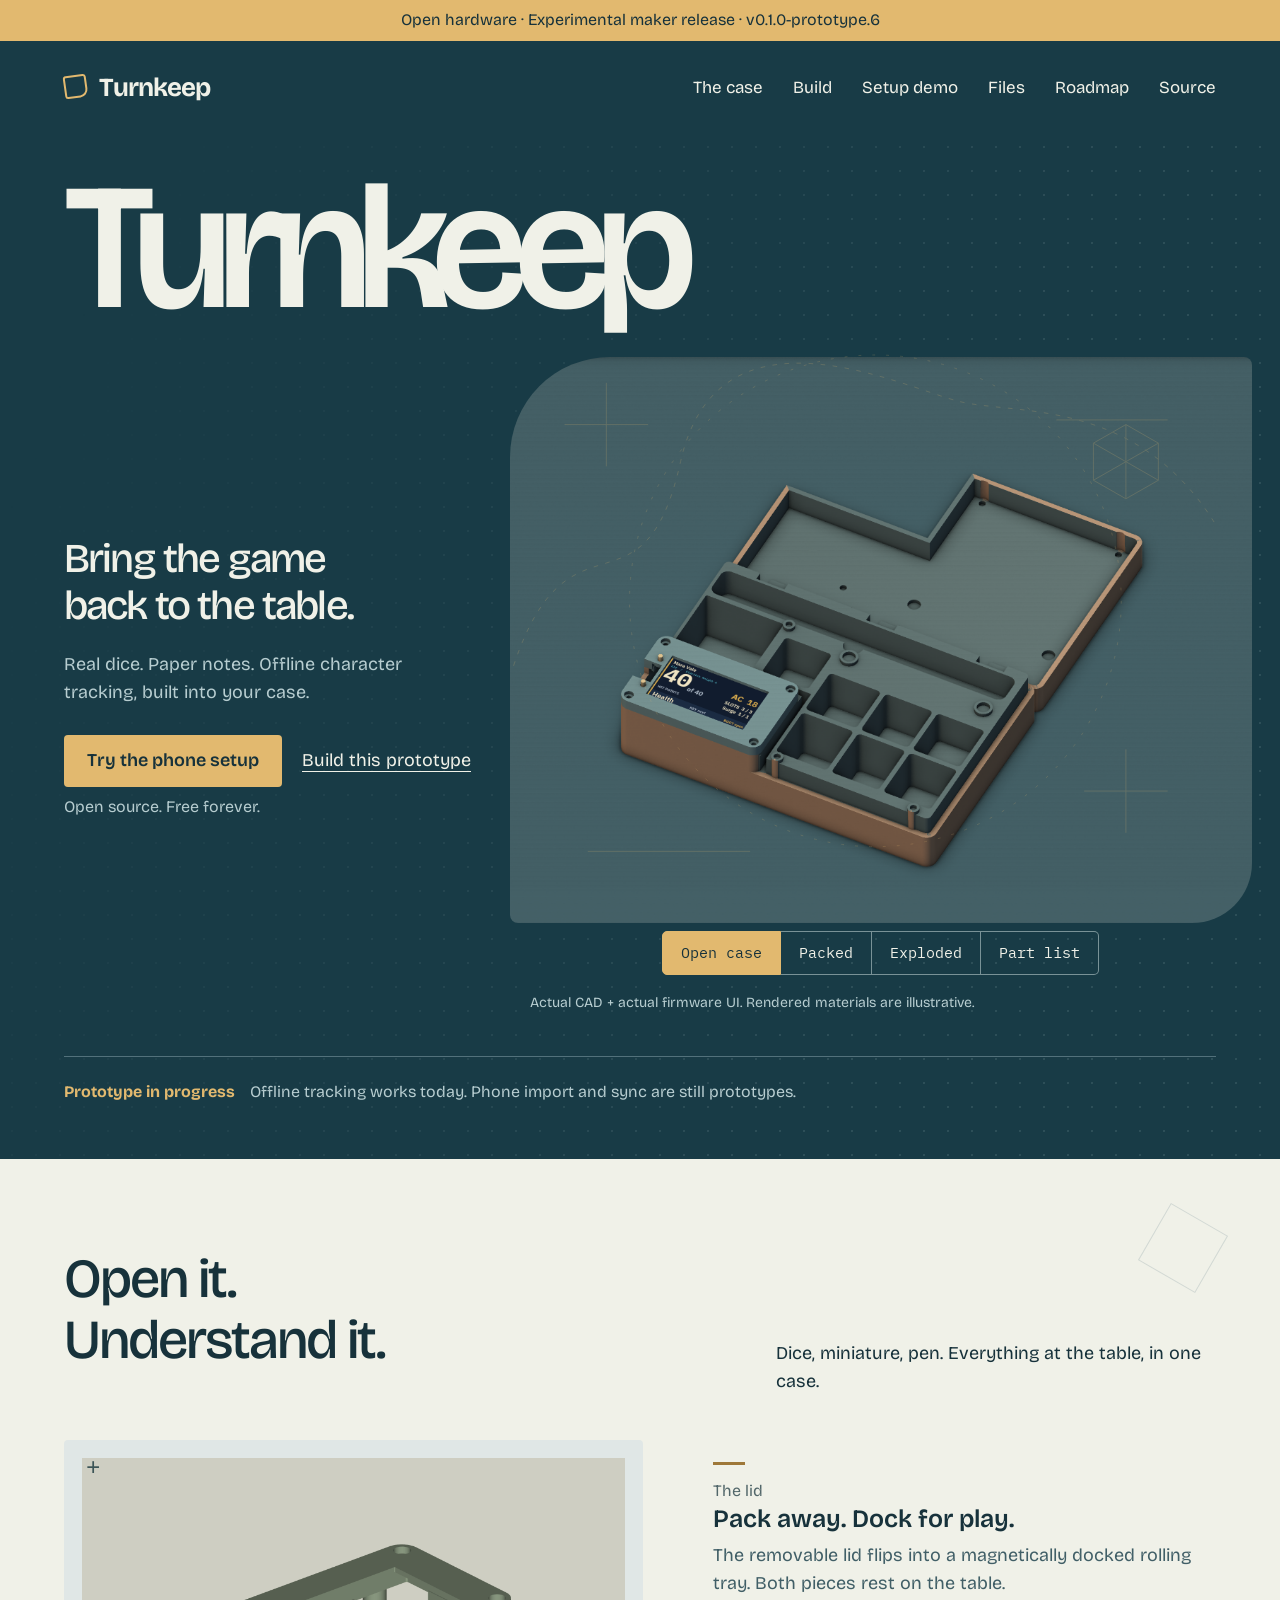
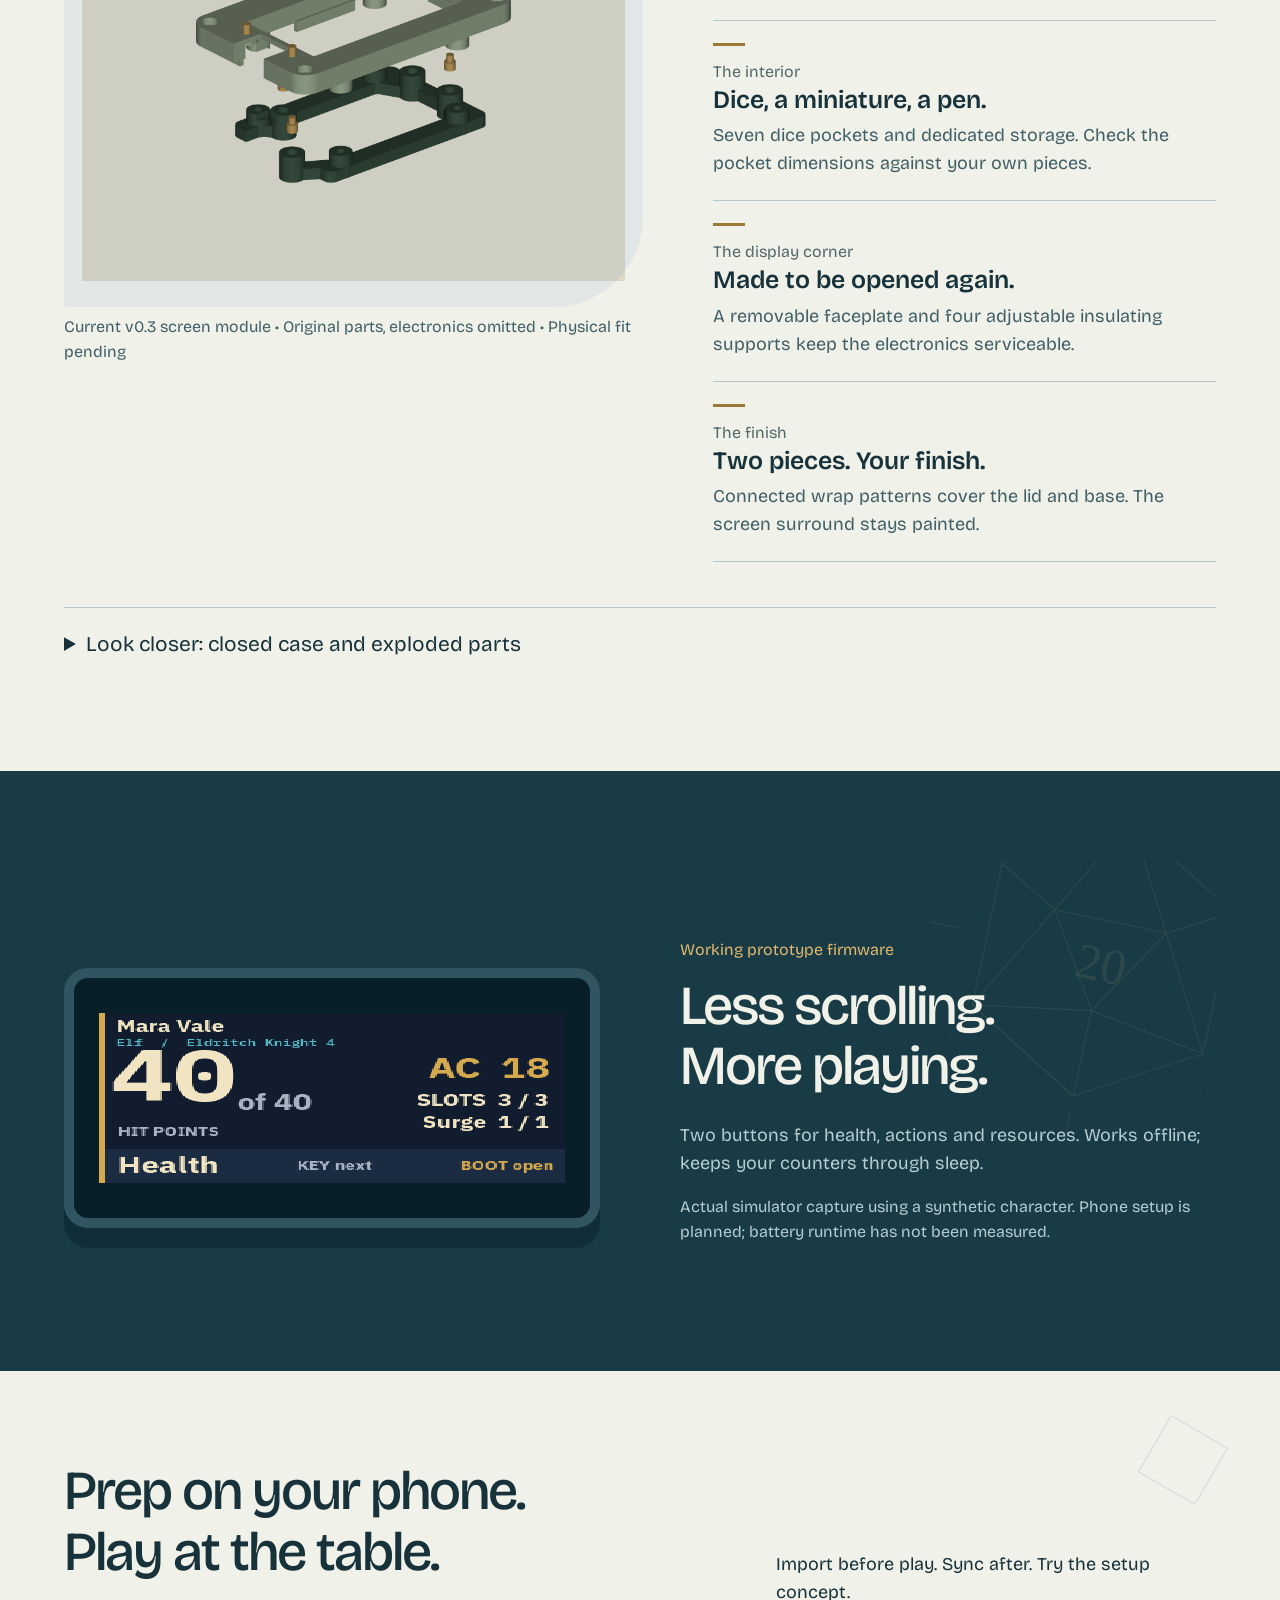
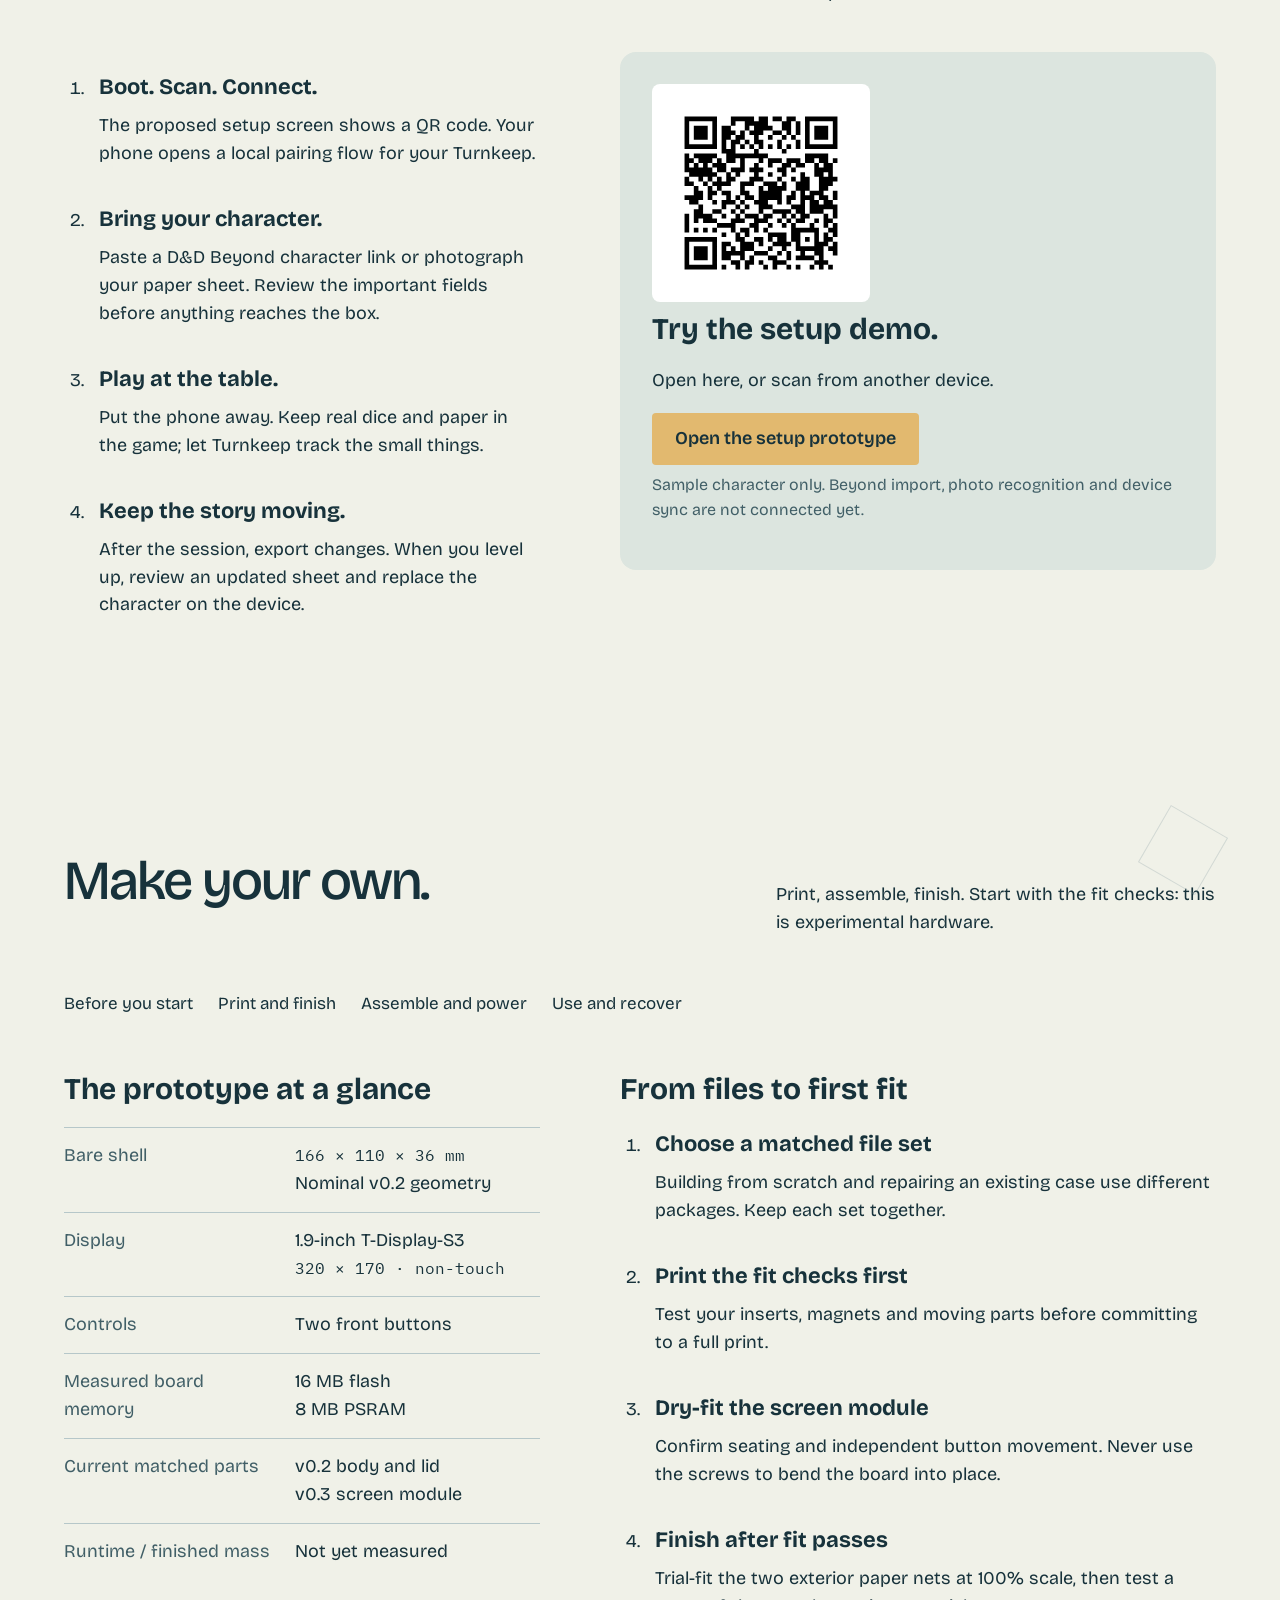
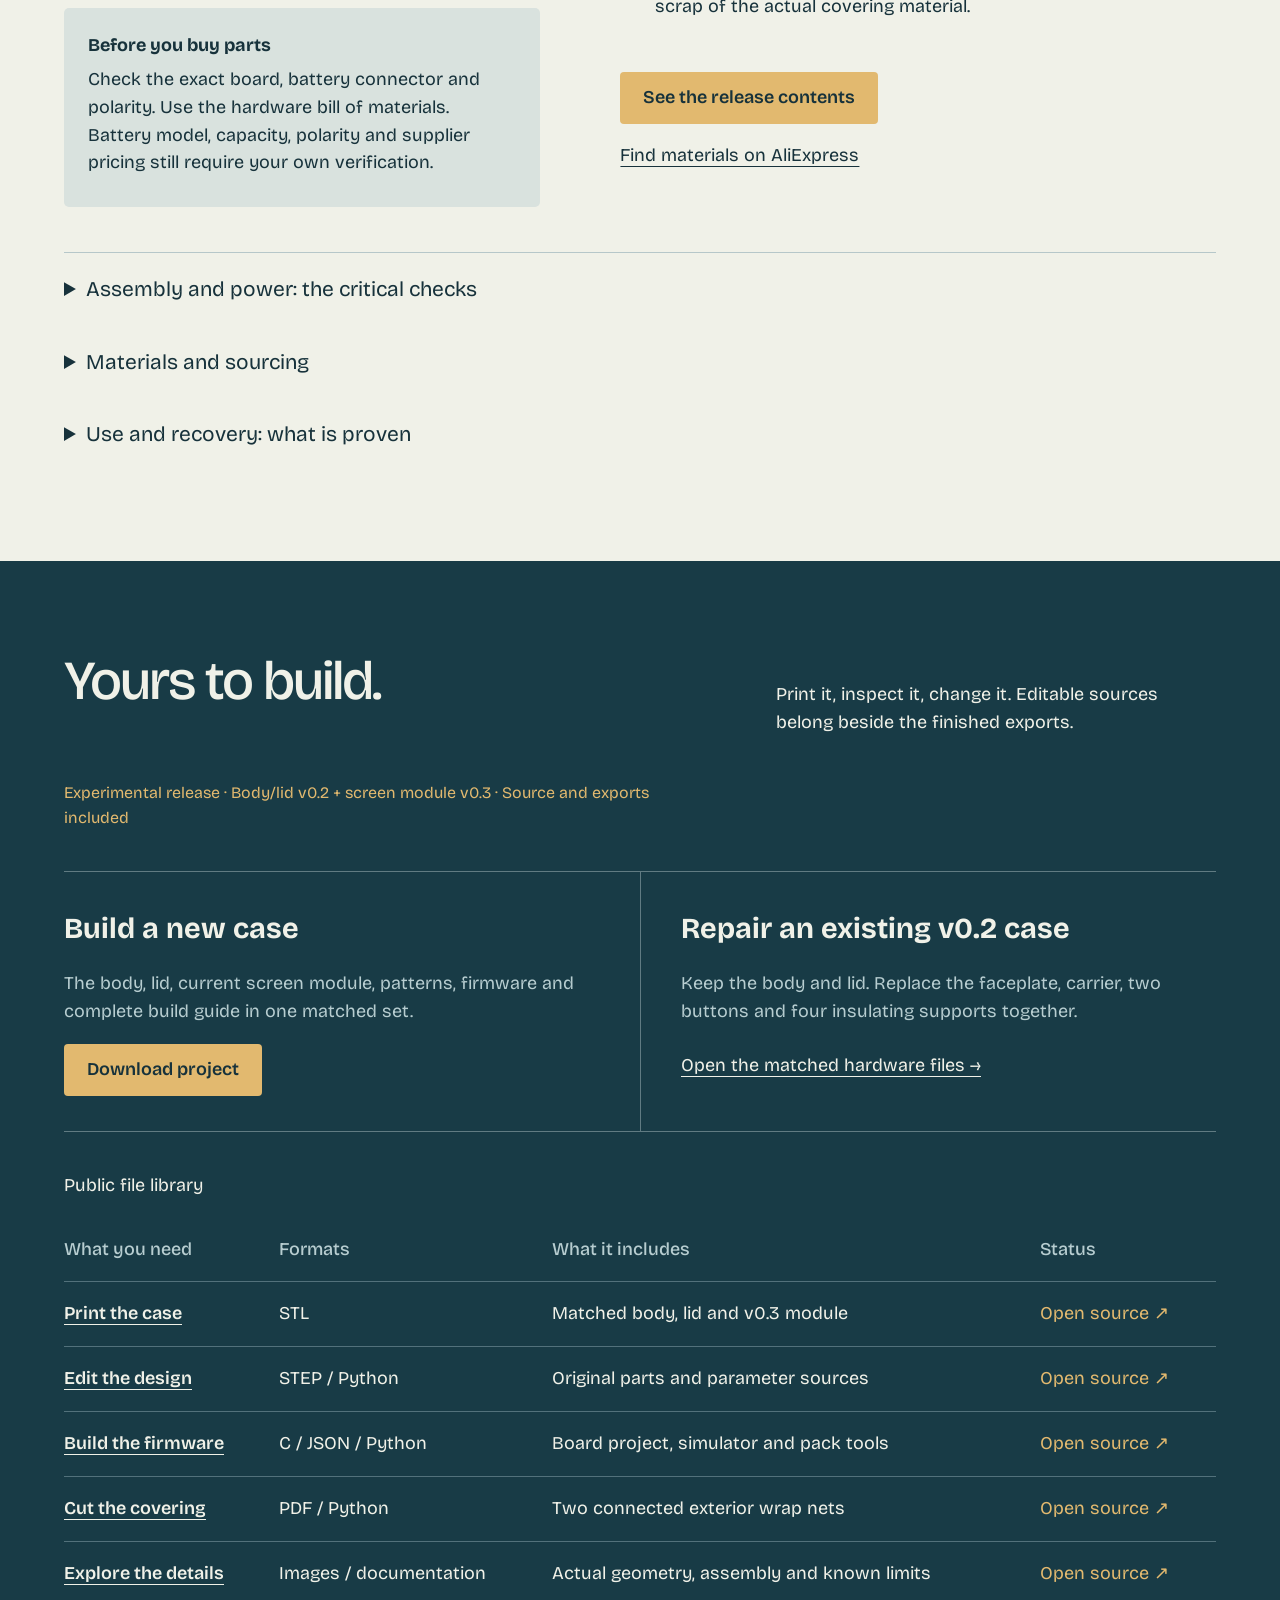
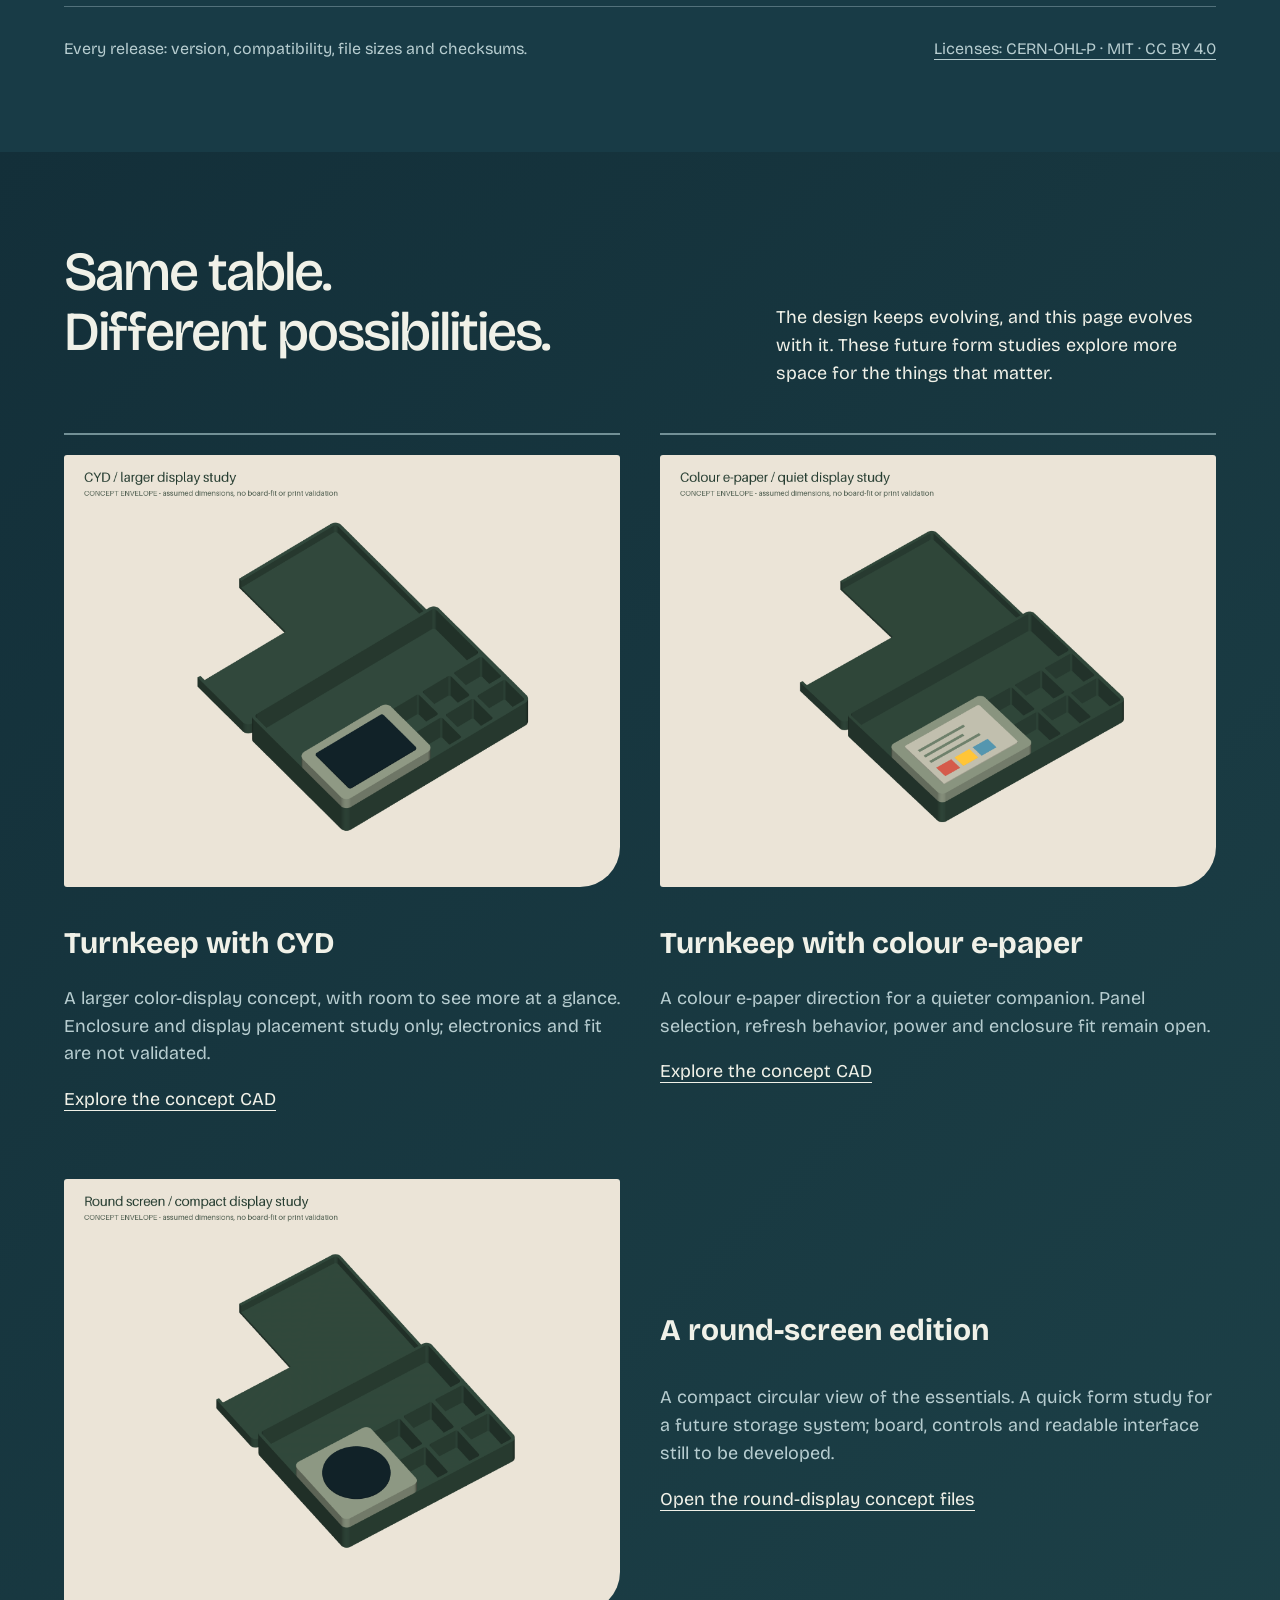
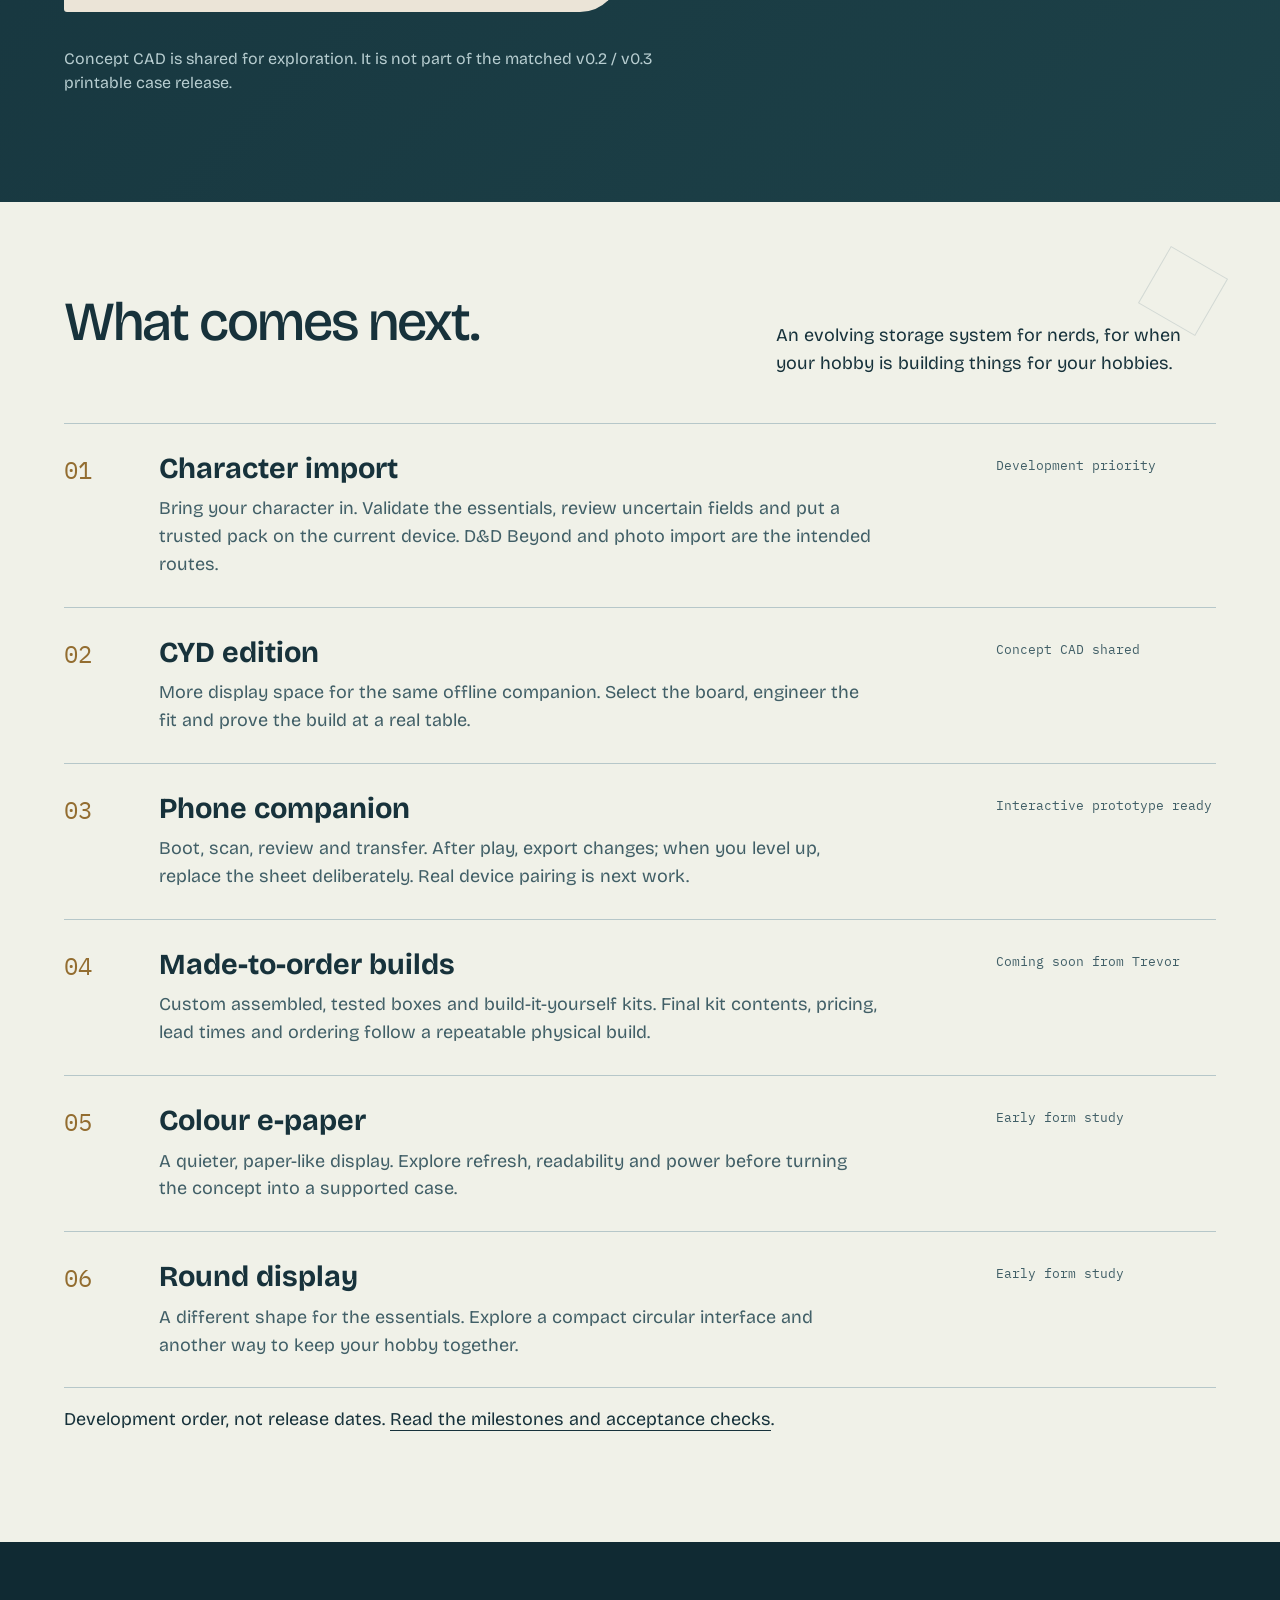
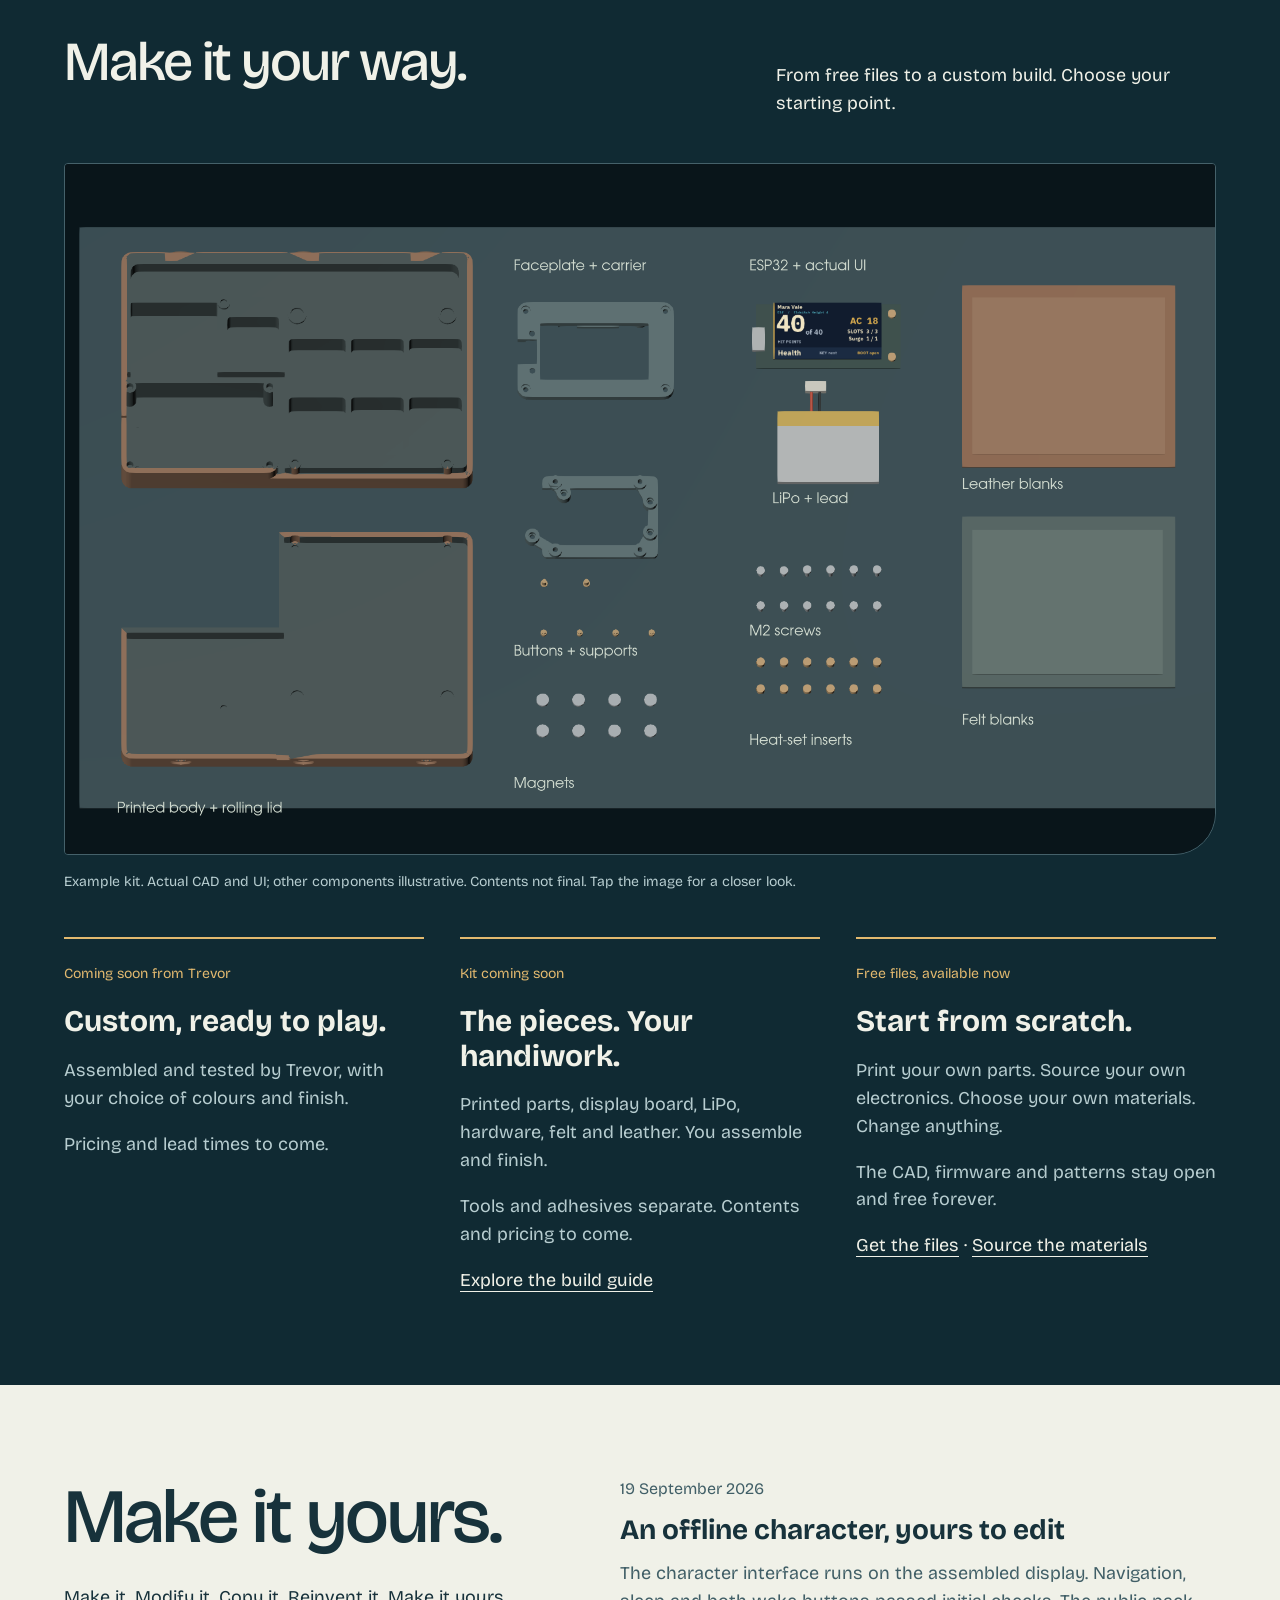
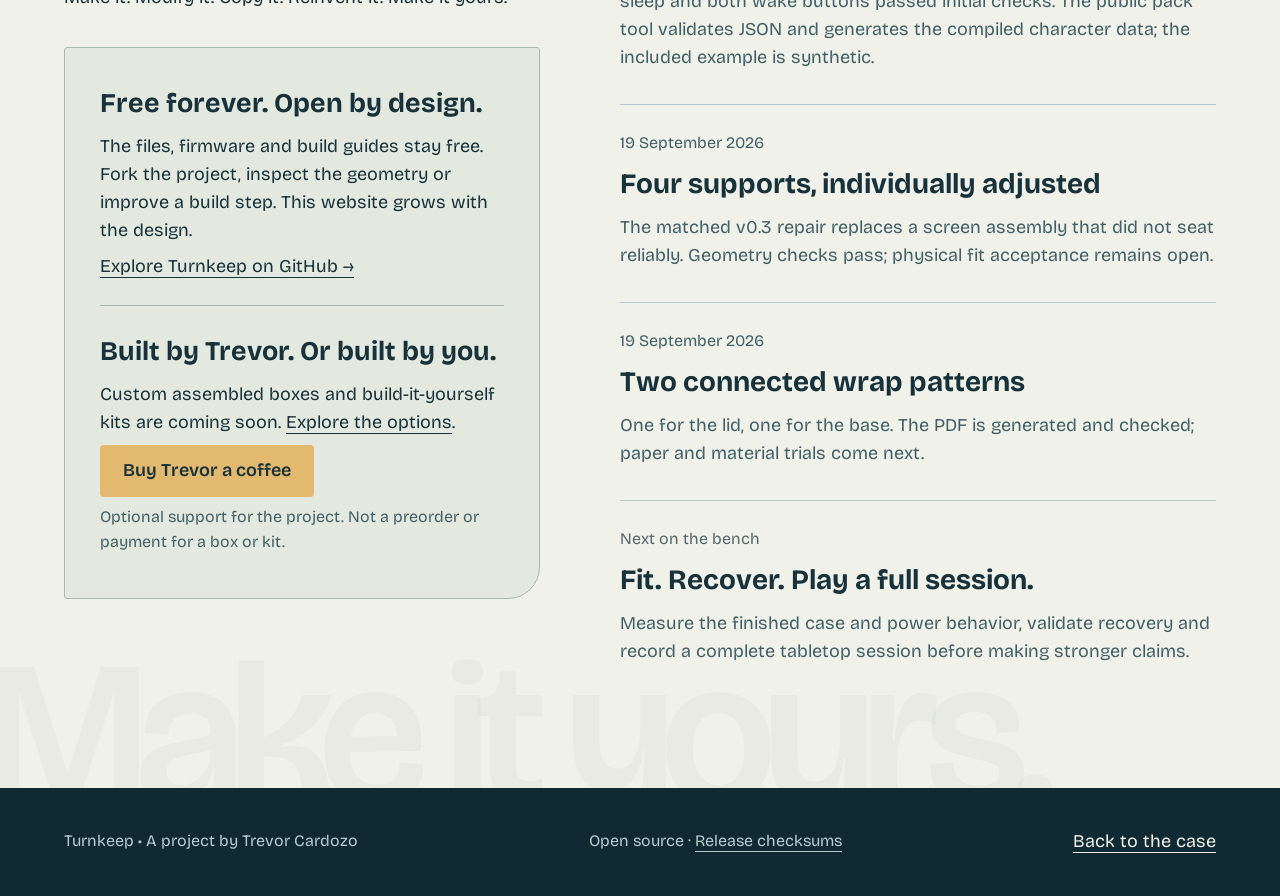
<file: site/index.html>
<!doctype html><html lang="en"><head><meta charset="utf-8"><meta name="viewport" content="width=device-width,initial-scale=1"><title>Turnkeep — an open-source character case</title><meta name="description" content="Build an offline character case. Download editable CAD, printable parts, firmware and wrap patterns, with an honest prototype build guide."><meta name="theme-color" content="#183b46"><style>
@font-face{font-family:"Bricolage Grotesque";src:url(assets/bricolage.ttf);font-weight:100 900;font-display:swap}@font-face{font-family:"IBM Plex Mono";src:url(assets/mono.ttf);font-weight:400;font-display:swap}.stage img{width:100%;display:block;border-radius:12px}.stage{margin:0 -20px 0 10px}.hero-grid{grid-template-columns:36% 64%}.light a:visited{color:#765069}

:root{--felt:#183b46;--deep:#102a33;--ivory:#f0f1e8;--brass:#e2b96f;--ink:#17323b;--muted:#b7cdd0}*{box-sizing:border-box}html{scroll-behavior:smooth;scroll-padding-top:100px}body{margin:0;background:var(--felt);color:var(--ivory);font:18px/1.55 'Bricolage Grotesque',sans-serif}a{color:inherit;text-underline-offset:5px}a:visited{color:#e9c7db}button{font:inherit;cursor:pointer}button,a{touch-action:manipulation}a:focus-visible,button:focus-visible,summary:focus-visible{outline:3px solid #edb653;outline-offset:5px}.skip{position:absolute;left:16px;top:-80px;background:var(--ivory);color:var(--ink);padding:12px}.skip:focus{top:40px;z-index:10}.proposal{padding:8px 24px;background:#e2b96f;color:#17323b;text-align:center;font-size:16px}.wrap{max-width:1400px;margin:auto;padding:0 64px}header{display:flex;justify-content:space-between;align-items:center;gap:32px;padding:27px 0}.mark{font-size:26px;font-weight:700;text-decoration:none;letter-spacing:-1px}.mark span{display:inline-block;border:2px solid var(--brass);width:23px;height:23px;transform:rotate(-8deg);vertical-align:-2px;margin-right:12px;border-radius:3px 3px 8px 3px}nav{display:flex;gap:30px;flex-wrap:wrap}nav a{text-decoration:none;font-size:17px}nav a:hover{text-decoration:underline}.hero{padding:28px 0 48px;position:relative}.hero h1{font-size:clamp(78px,13vw,178px);font-weight:600;letter-spacing:-.045em;line-height:1;margin:0 0 26px}.hero-grid{display:grid;grid-template-columns:36% 64%;align-items:center;gap:0}.intro{position:relative;z-index:1}.intro h2{font-size:clamp(32px,3.2vw,45px);font-weight:500;line-height:1.15;letter-spacing:-1.8px;margin:0 0 22px;max-width:400px}.intro p{color:var(--muted);max-width:365px}.actions{display:flex;gap:20px;align-items:center;flex-wrap:wrap;margin-top:28px}.button{display:inline-flex;min-height:48px;align-items:center;justify-content:center;padding:12px 23px;background:var(--brass);color:var(--ink)!important;text-decoration:none;border:0;border-radius:4px;font-weight:600}.quiet{min-height:44px;display:inline-flex;align-items:center}.stage{margin:-55px -35px -10px -35px;position:relative}.stage svg{width:100%;display:block}.caption{font-size:16px;color:var(--muted);margin-top:8px}.stage .caption{text-align:right;margin-right:30px}.status{display:flex;gap:15px;border-top:1px solid #52717b;padding-top:23px;margin-top:30px;align-items:baseline;font-size:16px}.status strong{color:var(--brass);white-space:nowrap}.status p{margin:0;color:var(--muted);max-width:820px}.light{background:var(--ivory);color:var(--ink)}.section{padding:90px 0}.section h2{font-size:clamp(36px,4.3vw,62px);font-weight:500;line-height:1.1;letter-spacing:-2px;margin:0 0 25px}.section p{max-width:65ch}.section-head{display:flex;justify-content:space-between;gap:30px;align-items:end;margin-bottom:45px}.section-head p{max-width:440px;margin:0}.explore-grid{display:grid;grid-template-columns:1.15fr 1fr;gap:70px;align-items:start}.part-visual{background:#e0e7e6;border-radius:20px 20px 90px 20px;padding:18px}.part-visual img{width:100%;mix-blend-mode:multiply}.light .caption{color:#415f67}.part-list{list-style:none;padding:0;margin:0}.part-list li{padding:22px 0;border-bottom:1px solid #b6c7c9}.part-list h3{font-size:25px;margin:0 0 8px;line-height:1.15;font-weight:600}.part-list p{margin:0;color:#415f67}.count{font-family:'IBM Plex Mono',monospace;font-size:16px;color:#4b6770}.screen-row{display:grid;grid-template-columns:1fr 1fr;gap:80px;align-items:center;padding:75px 0 20px}.screen{background:#091f28;border:10px solid #315560;box-shadow:0 20px 0 #112e38;border-radius:24px;padding:35px 25px}.screen img{width:100%;image-rendering:pixelated;display:block}.screen-copy h3{font-size:32px;line-height:1.15;margin:0}.screen-copy p{color:var(--muted)}.current{color:var(--brass);font-size:16px}.subnav{display:flex;flex-wrap:wrap;gap:12px 25px;margin:30px 0 45px;font-size:17px}.subnav a{min-height:44px;display:flex;align-items:center}.guide-grid{display:grid;grid-template-columns:1fr 1.25fr;gap:80px}.guide-grid h3{font-size:30px;line-height:1.2;margin:0 0 20px}.facts{margin:0}.facts div{display:grid;grid-template-columns:1fr 1.15fr;padding:14px 0;border-top:1px solid #b6c7c9;gap:18px}.facts dt{color:#415f67}.facts dd{margin:0}.mono{font-family:'IBM Plex Mono',monospace;font-size:16px}.note{background:#d9e2de;padding:24px;margin-top:28px;border-radius:5px}.note p{margin:6px 0}.steps{padding-left:25px}.steps li{padding:0 0 26px 10px}.steps strong{display:block;font-size:22px}.steps p{margin:8px 0}.build-appendix{margin-top:45px;border-top:1px solid #b6c7c9}.build-appendix summary{padding:20px 0;cursor:pointer;font-size:21px}.file-choice{display:grid;grid-template-columns:1fr 1fr;gap:0;border-block:1px solid #607b82;margin:40px 0}.file-choice article{padding:35px 35px 35px 0}.file-choice article+article{border-left:1px solid #607b82;padding-left:40px}.file-choice h3{font-size:29px;margin:0 0 10px}.file-choice p{color:var(--muted)}.pending{font-size:16px;color:var(--brass)}.files-table{width:100%;border-collapse:collapse}.files-table td,.files-table th{text-align:left;padding:18px 12px 18px 0;border-bottom:1px solid #52717b}.files-table th{font-weight:500;color:var(--muted)}.files-table td:first-child{font-weight:600}.files-table td:last-child{color:var(--brass)}.license-row{display:flex;gap:20px;justify-content:space-between;padding-top:30px;flex-wrap:wrap}.license-row p{font-size:16px;color:var(--muted);margin:0}.journal{display:grid;grid-template-columns:1fr 1.25fr;gap:80px}.journal article{padding:24px 0;border-top:1px solid #b6c7c9}.journal article:first-child{padding-top:0;border-top:0}.journal h3{font-size:28px;margin:6px 0}.journal article p{margin:8px 0;color:#415f67}.journal time{font-size:16px;color:#415f67}.source{background:#dbe5df;padding:35px;border-radius:8px;margin-top:35px}.source h3{margin:0;font-size:27px}.source p{margin:8px 0}.footer{background:var(--deep);padding:40px 0}.footer .wrap{display:flex;justify-content:space-between;gap:20px;flex-wrap:wrap}.footer p{font-size:16px;color:var(--muted);margin:0}.light a:visited{color:#765069}details[open] summary{font-weight:600}svg text{font-family:'Bricolage Grotesque',sans-serif}.preview-note{font-size:16px;max-width:75ch;color:var(--muted)}@media(max-width:900px){.wrap{padding:0 28px}header{align-items:start}.hero-grid{grid-template-columns:1fr}.intro{max-width:600px}.intro h2,.intro p{max-width:550px}.stage{margin:0}.hero h1{font-size:clamp(70px,17vw,135px)}.explore-grid,.screen-row,.guide-grid,.journal{gap:35px}.section-head{display:block}.section-head p{max-width:650px}.status{display:block}.status strong{display:block;margin-bottom:8px}.stage .caption{text-align:left}.section{padding:64px 0}}@media(max-width:640px){.wrap{padding:0 22px}header{display:block;padding:23px 0}nav{gap:8px 20px;margin-top:14px}nav a{display:inline-flex;align-items:center;min-height:44px}.hero{padding-top:8px}.hero h1{margin-bottom:22px}.intro h2{font-size:32px}.hero-grid .stage{grid-row:1}.stage{margin:0 -12px 20px}.explore-grid,.screen-row,.guide-grid,.journal,.file-choice{grid-template-columns:1fr}.screen-row{padding-top:60px}.section h2{letter-spacing:-1.5px}.section-head{margin-bottom:30px}.file-choice article,.file-choice article+article{padding:28px 0;border-left:0}.file-choice article+article{border-top:1px solid #607b82}.files-table thead{display:none}.files-table tr{display:block;padding:18px 0;border-bottom:1px solid #52717b}.files-table td{display:block;border:0;padding:3px 0;overflow-wrap:anywhere}.files-table td[data-label]::before{content:attr(data-label) ': ';color:var(--muted)}.facts div{grid-template-columns:1fr;gap:3px}.screen{padding:20px 14px}.journal{gap:30px}.section{padding:55px 0}.proposal{text-align:left}.source{padding:22px}}@media(prefers-reduced-motion:reduce){html{scroll-behavior:auto}*{transition:none!important}}
.hero-grid>*{min-width:0}.stage img{max-width:100%;height:auto}.part-visual img{height:auto}.stage{margin:0 0 0 20px}@media(max-width:900px){.stage{margin:0 0 20px}}.setup-invite{padding:32px;background:#dce5df;border-radius:16px;align-self:start}.qr-frame{display:inline-block;background:white;padding:14px;border-radius:8px}.qr-frame img{display:block}.setup-invite .caption{color:#415f67}.concept-grid{display:grid;grid-template-columns:1fr 1fr;gap:40px}.concept-grid figure{margin:0}.concept-grid img{width:100%;height:auto;border-radius:12px}.concept-grid h3{font-size:30px;margin:24px 0 10px}.concept-grid p{color:var(--muted)}.materials{border-collapse:collapse;width:100%;font-size:16px}.materials td,.materials th{text-align:left;vertical-align:top;border-bottom:1px solid #b6c7c9;padding:18px 14px 18px 0}.materials a{display:inline-block;min-height:44px}.materials-scroll{overflow-x:auto}.source hr{border:0;border-top:1px solid #a4b7b0;margin:25px 0}@media(max-width:640px){.concept-grid{grid-template-columns:1fr;gap:45px}.setup-invite{padding:24px}.materials thead{display:none}.materials tr{display:block;border-bottom:1px solid #b6c7c9;padding:16px 0}.materials td,.materials th{display:block;border:0;padding:4px 0}}.round-study{display:grid;grid-template-columns:1fr 1fr;gap:40px;align-items:center;margin:65px 0 35px}.round-study img{width:100%;height:auto;border-radius:12px}.round-study h3{font-size:30px}.round-study p{color:var(--muted)}.roadmap{list-style:none;padding:0;margin:0}.roadmap li{display:grid;grid-template-columns:65px 1fr 220px;gap:30px;padding:28px 0;border-top:1px solid #b6c7c9}.roadmap h3{font-size:29px;line-height:1.15;margin:0 0 10px}.roadmap p{margin:0;color:#415f67;max-width:60ch}.road-number{font-size:24px;color:#607c80}.road-status{font-size:16px;color:#415f67;padding-top:4px}@media(max-width:640px){.round-study{grid-template-columns:1fr;gap:12px}.roadmap li{grid-template-columns:35px 1fr;gap:16px}.road-status{grid-column:2}.roadmap h3{font-size:25px}}</style><link rel="stylesheet" href="art-direction.css"><script src="mobile.js" defer></script><script src="product-view.js" defer></script></head><body><a class="skip" href="#main">Skip to content</a><div class="proposal">Open hardware · Experimental maker release · v0.1.0-prototype.6</div><div class="wrap"><header><a class="mark" href="#main"><span aria-hidden="true"></span>Turnkeep</a><details class="mobile-fold mobile-menu" open><summary>Menu</summary><nav aria-label="Project"><a href="#case">The case</a><a href="#build">Build</a><a href="setup.html">Setup demo</a><a href="#files">Files</a><a href="#roadmap">Roadmap</a><a href="#source">Source</a></nav></details></header></div><main id="main"><div class="wrap"><section class="hero" id="case"><h1>Turnkeep</h1><div class="hero-grid"><div class="intro"><h2>Bring the game<br> back to the table.</h2><p>Real dice. Paper notes. Offline character tracking, built into your case.</p><div class="actions"><a class="button" href="setup.html">Try the phone setup</a><a class="quiet" href="#build">Build this prototype</a></div><p class="caption">Open source. Free forever.</p></div><figure class="stage" data-product-stage><svg class="product-art" viewBox="0 0 800 640" aria-hidden="true"><g fill="none" stroke="currentColor" stroke-width="1"><circle cx="410" cy="300" r="265" stroke-dasharray="3 12"/><path d="M75 110h90m-45-45v90M635 505h90m-45-45v90M680 110l-35 20v40l35 20 35-20v-40zM680 110v80m-35-60 70 40m0-40-70 40"/><path d="M20 370C80 190 160 330 200 150S440 70 500 85 690 80 775 215" stroke-dasharray="5 8"/><path d="M100 570h175m330-465h120"/></g></svg><img src="assets/product-hero.png" width="2100" height="1600" alt="Actual Turnkeep CAD model, open and docked, with the real firmware screen"><div class="view-controls" role="group" aria-label="Product view"><button type="button" aria-pressed="true" data-image="assets/product-hero.png" data-alt="Actual Turnkeep CAD model open with the real firmware screen" data-caption="Actual CAD + actual firmware UI. Rendered materials are illustrative.">Open case</button><button type="button" aria-pressed="false" data-image="assets/product-closed.png" data-alt="Actual Turnkeep CAD model with its lid closed" data-caption="The same CAD assembly, packed for the next session.">Packed</button><button type="button" aria-pressed="false" data-image="assets/product-exploded.png" data-alt="Exploded view of the actual Turnkeep CAD parts" data-caption="Actual parts, separated for inspection. Exploded offsets are illustrative.">Exploded</button><button type="button" aria-pressed="false" data-image="assets/kit-layout.png" data-alt="Turnkeep parts layout: actual CAD case and screen parts with illustrative ESP32 board, LiPo, fasteners, magnets, felt and leather" data-caption="Example parts layout. Actual CAD and UI; purchased components illustrative. Kit contents not final.">Part list</button></div><figcaption class="caption" data-view-caption aria-live="polite">Actual CAD + actual firmware UI. Rendered materials are illustrative.</figcaption></figure></div><aside class="status"><strong>Prototype in progress</strong><p>Offline tracking works today. Phone import and sync are still prototypes.</p></aside></section></div>
<section class="section light" id="inside"><div class="wrap"><div class="section-head"><h2>Open it.<br> Understand it.</h2><p>Dice, miniature, pen. Everything at the table, in one case.</p></div><div class="explore-grid"><figure style="margin:0"><div class="part-visual"><img loading="lazy" src="assets/module.png" width="1800" height="1400" alt="CAD exploded view of the original v0.3 faceplate, buttons, insulating supports and adjustable rear carrier; electronics omitted"></div><figcaption class="caption">Current v0.3 screen module • Original parts, electronics omitted • Physical fit pending</figcaption></figure><details class="mobile-fold" open><summary>Explore the case details</summary><ol class="part-list"><li><span class="count">The lid</span><h3>Pack away. Dock for play.</h3><p>The removable lid flips into a magnetically docked rolling tray. Both pieces rest on the table.</p></li><li><span class="count">The interior</span><h3>Dice, a miniature, a pen.</h3><p>Seven dice pockets and dedicated storage. Check the pocket dimensions against your own pieces.</p></li><li><span class="count">The display corner</span><h3>Made to be opened again.</h3><p>A removable faceplate and four adjustable insulating supports keep the electronics serviceable.</p></li><li><span class="count">The finish</span><h3>Two pieces. Your finish.</h3><p>Connected wrap patterns cover the lid and base. The screen surround stays painted.</p></li></ol></details></div><details class="build-appendix"><summary>Look closer: closed case and exploded parts</summary><div class="concept-grid"><figure><img src="assets/closed.png" width="1800" height="1400" loading="lazy" alt="Actual CAD geometry of the current Turnkeep case closed"><figcaption>Closed case · Current geometry, electronics omitted</figcaption></figure><figure><img src="assets/exploded.png" width="1800" height="1400" loading="lazy" alt="Exploded CAD view of the current body, L-shaped lid and screen module"><figcaption>Every original part · Exploded spacing is illustrative</figcaption></figure></div><p><a href="https://github.com/Tr3v0r86/turnkeep/blob/main/hardware/case-assembly.step">Download the editable current-case STEP</a></p></details></div></section>
<section class="section"><div class="wrap"><div class="screen-row"><div class="screen"><img loading="lazy" src="assets/screen.png" width="320" height="170" alt="Actual simulator view of synthetic character Mara Vale: 40 of 40 hit points, AC 18, slots 3 of 3, surge 1 of 1"></div><div class="screen-copy"><span class="current">Working prototype firmware</span><h2 style="margin-top:12px">Less scrolling.<br> More playing.</h2><p>Two buttons for health, actions and resources. Works offline; keeps your counters through sleep.</p><p class="caption">Actual simulator capture using a synthetic character. Phone setup is planned; battery runtime has not been measured.</p></div></div></div></section>
<section class="section light" id="setup"><div class="wrap"><div class="section-head"><h2>Prep on your phone.<br> Play at the table.</h2><p>Import before play. Sync after. Try the setup concept.</p></div><div class="guide-grid"><div><details class="mobile-fold" open><summary>How setup will work</summary><ol class="steps"><li><strong>Boot. Scan. Connect.</strong><p>The proposed setup screen shows a QR code. Your phone opens a local pairing flow for your Turnkeep.</p></li><li><strong>Bring your character.</strong><p>Paste a D&amp;D Beyond character link or photograph your paper sheet. Review the important fields before anything reaches the box.</p></li><li><strong>Play at the table.</strong><p>Put the phone away. Keep real dice and paper in the game; let Turnkeep track the small things.</p></li><li><strong>Keep the story moving.</strong><p>After the session, export changes. When you level up, review an updated sheet and replace the character on the device.</p></li></ol></details></div><div class="setup-invite"><div class="qr-frame"><img src="assets/setup-qr.svg" width="190" height="190" alt="QR code linking to the Turnkeep phone setup demonstration"></div><h3>Try the setup demo.</h3><p>Open here, or scan from another device.</p><a class="button" href="setup.html">Open the setup prototype</a><p class="caption">Sample character only. Beyond import, photo recognition and device sync are not connected yet.</p></div></div></div></section><section class="section light" id="build"><div class="wrap"><div class="section-head"><h2>Make your own.</h2><p>Print, assemble, finish. Start with the fit checks: this is experimental hardware.</p></div><nav class="subnav" aria-label="Build guide"><a href="#before">Before you start</a><a href="#steps">Print and finish</a><a href="#assembly">Assemble and power</a><a href="#recovery">Use and recover</a></nav><details class="mobile-fold" open><summary>Specifications and build steps</summary><div class="guide-grid"><div id="before"><h3>The prototype at a glance</h3><dl class="facts"><div><dt>Bare shell</dt><dd><span class="mono">166 × 110 × 36 mm</span><br> Nominal v0.2 geometry</dd></div><div><dt>Display</dt><dd>1.9-inch T-Display-S3<br> <span class="mono">320 × 170 · non-touch</span></dd></div><div><dt>Controls</dt><dd>Two front buttons</dd></div><div><dt>Measured board memory</dt><dd>16 MB flash<br> 8 MB PSRAM</dd></div><div><dt>Current matched parts</dt><dd>v0.2 body and lid<br> v0.3 screen module</dd></div><div><dt>Runtime / finished mass</dt><dd>Not yet measured</dd></div></dl><div class="note"><strong>Before you buy parts</strong><p>Check the exact board, battery connector and polarity. Use the hardware bill of materials. Battery model, capacity, polarity and supplier pricing still require your own verification.</p></div></div><div id="steps"><h3>From files to first fit</h3><ol class="steps"><li><strong>Choose a matched file set</strong><p>Building from scratch and repairing an existing case use different packages. Keep each set together.</p></li><li><strong>Print the fit checks first</strong><p>Test your inserts, magnets and moving parts before committing to a full print.</p></li><li><strong>Dry-fit the screen module</strong><p>Confirm seating and independent button movement. Never use the screws to bend the board into place.</p></li><li><strong>Finish after fit passes</strong><p>Trial-fit the two exterior paper nets at 100% scale, then test a scrap of the actual covering material.</p></li></ol><a class="button" href="#files">See the release contents</a><p><a href="#materials">Find materials on AliExpress</a></p></div></div></details><div class="build-appendix"><details id="assembly"><summary>Assembly and power: the critical checks</summary><p>Install heat-set inserts with electronics and battery removed. Support-adjustment screws push insulating tips; metal must not touch the PCB. Stop at first light contact. Preserve USB and removable-deck service access. Sleep is software sleep, not battery disconnection.</p><p><a href="https://github.com/Tr3v0r86/turnkeep/tree/main/hardware">Read the hardware assembly guide and bill of materials</a> before printing or powering the case.</p></details><details id="materials"><summary>Materials and sourcing</summary><p>These links search AliExpress for each specification. Listings, variants, prices and shipping change; no seller or exact listing has been qualified. Check dimensions and quantities before ordering. No affiliate links.</p><div class="materials-scroll"><table class="materials"><caption>Full-build bill of materials</caption><thead><tr><th>Material</th><th>Quantity / size</th><th>Check before buying</th><th>Source</th></tr></thead><tbody><tr><th scope="row">LilyGo T-Display-S3</th><td>1 · 1.9-inch ST7789, non-touch</td><td>Choose the original non-touch version, not AMOLED, Pro or a different panel.</td><td><a href="https://www.aliexpress.com/w/wholesale-lilygo-t-display-s3-1.9-st7789-non-touch.html" rel="noopener noreferrer">Search AliExpress</a></td></tr><tr><th scope="row">Protected LiPo battery</th><td>1 · envelope ≤57 × 39 × 8 mm</td><td>Exact cell, connector and polarity are not selected. Measure and verify against your board before ordering.</td><td><a href="https://www.aliexpress.com/w/wholesale-3.7v-protected-lithium-polymer-battery.html" rel="noopener noreferrer">Search AliExpress</a></td></tr><tr><th scope="row">M2 heat-set inserts</th><td>12 · length 4 mm, outer diameter 3.2 mm</td><td>Eight module inserts plus four body inserts.</td><td><a href="https://www.aliexpress.com/w/wholesale-m2-heat-set-insert-4mm-3.2mm.html" rel="noopener noreferrer">Search AliExpress</a></td></tr><tr><th scope="row">M2 × 8 mm screws</th><td>8</td><td>Four case fasteners plus four support adjusters.</td><td><a href="https://www.aliexpress.com/w/wholesale-m2-8mm-pan-head-screws.html" rel="noopener noreferrer">Search AliExpress</a></td></tr><tr><th scope="row">M2 × 10 mm screws</th><td>4</td><td>Carrier mounts.</td><td><a href="https://www.aliexpress.com/w/wholesale-m2-10mm-pan-head-screws.html" rel="noopener noreferrer">Search AliExpress</a></td></tr><tr><th scope="row">6 × 2 mm disc magnets</th><td>10</td><td>Closure and docking; dry-fit polarity before gluing.</td><td><a href="https://www.aliexpress.com/w/wholesale-6x2mm-neodymium-disc-magnets.html" rel="noopener noreferrer">Search AliExpress</a></td></tr><tr><th scope="row">3 × 2 mm disc magnets</th><td>6</td><td>Closure magnets.</td><td><a href="https://www.aliexpress.com/w/wholesale-3x2mm-neodymium-disc-magnets.html" rel="noopener noreferrer">Search AliExpress</a></td></tr><tr><th scope="row">PLA / PLA Matte</th><td>1 spool · 1.75 mm</td><td>Printer/material tolerances need coupon testing.</td><td><a href="https://www.aliexpress.com/w/wholesale-1.75mm-pla-matte-filament.html" rel="noopener noreferrer">Search AliExpress</a></td></tr><tr><th scope="row">Felt</th><td>2 mm sheet</td><td>Pocket floors; editable templates included.</td><td><a href="https://www.aliexpress.com/w/wholesale-2mm-felt-sheet.html" rel="noopener noreferrer">Search AliExpress</a></td></tr><tr><th scope="row">Exterior PVC covering</th><td>Optional · 1 mm sheet</td><td>Two-piece exterior pattern is provisional; trial-fit paper first.</td><td><a href="https://www.aliexpress.com/w/wholesale-1mm-pvc-faux-leather-sheet.html" rel="noopener noreferrer">Search AliExpress</a></td></tr><tr><th scope="row">Adhesive</th><td>For magnets and coverings</td><td>Select adhesive compatible with your chosen printed material and covering.</td><td><a href="https://www.aliexpress.com/w/wholesale-plastic-metal-epoxy-adhesive-craft.html" rel="noopener noreferrer">Search AliExpress</a></td></tr><tr><th scope="row">Soft battery pad</th><td>Thin, nonconductive sheet</td><td>Support the cell gently; preserve clearance and avoid compression.</td><td><a href="https://www.aliexpress.com/w/wholesale-thin-eva-foam-sheet.html" rel="noopener noreferrer">Search AliExpress</a></td></tr></tbody></table></div><p>Useful tools: <a href="https://www.aliexpress.com/w/wholesale-temperature-controlled-soldering-iron.html">temperature-controlled iron</a> with <a href="https://www.aliexpress.com/w/wholesale-heat-set-insert-tip.html">insert tip</a>, <a href="https://www.aliexpress.com/w/wholesale-digital-caliper.html">calipers</a>, <a href="https://www.aliexpress.com/w/wholesale-precision-screwdriver-set.html">matching screwdriver</a> and <a href="https://www.aliexpress.com/w/wholesale-craft-knife-cutting-mat.html">cutting tools</a>. Use the fastener head you actually buy. A 3D printer with a 180 mm build envelope is required.</p></details><details id="recovery"><summary>Use and recovery: what is proven</summary><p>Initial assembled orientation, navigation, sleep and wake on both buttons have passed with HP retained. Repeated cycles, inaccessible-reset recovery, battery endurance, standby current and thermal tests remain open. Published recovery instructions must be verified on the named board before a ready-to-flash package ships.</p></details></div></div></section>
<section class="section" id="files"><div class="wrap"><div class="section-head"><h2>Yours to build.</h2><p>Print it, inspect it, change it. Editable sources belong beside the finished exports.</p></div><p class="pending">Experimental release · Body/lid v0.2 + screen module v0.3 · Source and exports included</p><div class="file-choice"><article><h3>Build a new case</h3><p>The body, lid, current screen module, patterns, firmware and complete build guide in one matched set.</p><a class="button" href="https://github.com/Tr3v0r86/turnkeep/releases/download/v0.1.0-prototype.6/turnkeep-source.zip">Download project</a></article><article><h3>Repair an existing v0.2 case</h3><p>Keep the body and lid. Replace the faceplate, carrier, two buttons and four insulating supports together.</p><a class="quiet" href="https://github.com/Tr3v0r86/turnkeep/tree/main/hardware">Open the matched hardware files →</a></article></div><details class="mobile-fold" open><summary>Browse all source files</summary><table class="files-table"><caption style="text-align:left;margin-bottom:18px">Public file library</caption><thead><tr><th>What you need</th><th>Formats</th><th>What it includes</th><th>Status</th></tr></thead><tbody><tr><td><a href="https://github.com/Tr3v0r86/turnkeep/tree/main/hardware/stl">Print the case</a></td><td data-label="Formats">STL</td><td>Matched body, lid and v0.3 module</td><td>Open source ↗</td></tr><tr><td><a href="https://github.com/Tr3v0r86/turnkeep/tree/main/hardware">Edit the design</a></td><td data-label="Formats">STEP / Python</td><td>Original parts and parameter sources</td><td>Open source ↗</td></tr><tr><td><a href="https://github.com/Tr3v0r86/turnkeep/tree/main/firmware">Build the firmware</a></td><td data-label="Formats">C / JSON / Python</td><td>Board project, simulator and pack tools</td><td>Open source ↗</td></tr><tr><td><a href="https://github.com/Tr3v0r86/turnkeep/tree/main/hardware/upholstery">Cut the covering</a></td><td data-label="Formats">PDF / Python</td><td>Two connected exterior wrap nets</td><td>Open source ↗</td></tr><tr><td><a href="https://github.com/Tr3v0r86/turnkeep/tree/main/hardware/ASSEMBLY.md">Explore the details</a></td><td data-label="Formats">Images / documentation</td><td>Actual geometry, assembly and known limits</td><td>Open source ↗</td></tr></tbody></table></details><div class="license-row"><p>Every release: version, compatibility, file sizes and checksums.</p><p><a href="https://github.com/Tr3v0r86/turnkeep/blob/main/LICENSE.md">Licenses: CERN-OHL-P · MIT · CC BY 4.0</a></p></div></div></section>
<section class="section" id="evolution"><div class="wrap"><div class="section-head"><h2>Same table.<br> Different possibilities.</h2><p>The design keeps evolving, and this page evolves with it. These future form studies explore more space for the things that matter.</p></div><div class="concept-grid"><figure><img src="assets/cyd-concept.png" width="1800" height="1400" loading="lazy" alt="Conceptual larger Turnkeep case with a color display envelope"><figcaption><h3>Turnkeep with CYD</h3><p>A larger color-display concept, with room to see more at a glance. Enclosure and display placement study only; electronics and fit are not validated.</p><a href="https://github.com/Tr3v0r86/turnkeep/tree/main/hardware/concepts">Explore the concept CAD</a></figcaption></figure><figure><img src="assets/epaper-concept.png" width="1800" height="1400" loading="lazy" alt="Conceptual Turnkeep case with a colour e-paper display envelope"><figcaption><h3>Turnkeep with colour e-paper</h3><p>A colour e-paper direction for a quieter companion. Panel selection, refresh behavior, power and enclosure fit remain open.</p><a href="https://github.com/Tr3v0r86/turnkeep/tree/main/hardware/concepts">Explore the concept CAD</a></figcaption></figure></div><figure class="round-study"><img src="assets/round-concept.png" width="1800" height="1400" loading="lazy" alt="Conceptual Turnkeep case with a round display envelope"><figcaption><h3>A round-screen edition</h3><p>A compact circular view of the essentials. A quick form study for a future storage system; board, controls and readable interface still to be developed.</p><a href="https://github.com/Tr3v0r86/turnkeep/tree/main/hardware/concepts">Open the round-display concept files</a></figcaption></figure><p class="caption">Concept CAD is shared for exploration. It is not part of the matched v0.2 / v0.3 printable case release.</p></div></section><section class="section light" id="roadmap"><div class="wrap"><div class="section-head"><h2>What comes next.</h2><p>An evolving storage system for nerds, for when your hobby is building things for your hobbies.</p></div><ol class="roadmap"><li><span class="road-number" aria-hidden="true">01</span><div><h3>Character import</h3><p>Bring your character in. Validate the essentials, review uncertain fields and put a trusted pack on the current device. D&amp;D Beyond and photo import are the intended routes.</p></div><span class="road-status">Development priority</span></li><li><span class="road-number" aria-hidden="true">02</span><div><h3>CYD edition</h3><p>More display space for the same offline companion. Select the board, engineer the fit and prove the build at a real table.</p></div><span class="road-status">Concept CAD shared</span></li><li><span class="road-number" aria-hidden="true">03</span><div><h3>Phone companion</h3><p>Boot, scan, review and transfer. After play, export changes; when you level up, replace the sheet deliberately. Real device pairing is next work.</p></div><span class="road-status">Interactive prototype ready</span></li><li><span class="road-number" aria-hidden="true">04</span><div><h3>Made-to-order builds</h3><p>Custom assembled, tested boxes and build-it-yourself kits. Final kit contents, pricing, lead times and ordering follow a repeatable physical build.</p></div><span class="road-status">Coming soon from Trevor</span></li><li><span class="road-number" aria-hidden="true">05</span><div><h3>Colour e-paper</h3><p>A quieter, paper-like display. Explore refresh, readability and power before turning the concept into a supported case.</p></div><span class="road-status">Early form study</span></li><li><span class="road-number" aria-hidden="true">06</span><div><h3>Round display</h3><p>A different shape for the essentials. Explore a compact circular interface and another way to keep your hobby together.</p></div><span class="road-status">Early form study</span></li></ol><p>Development order, not release dates. <a href="https://github.com/Tr3v0r86/turnkeep/blob/main/docs/roadmap.md">Read the milestones and acceptance checks</a>.</p></div></section><section class="section" id="get-turnkeep"><div class="wrap"><div class="section-head"><h2>Make it your way.</h2><p>From free files to a custom build. Choose your starting point.</p></div><figure class="kit-layout"><a href="assets/kit-layout.png" aria-label="View the kit parts image at full size"><img src="assets/kit-layout.png" width="2000" height="1200" loading="lazy" alt="Example Turnkeep kit laid out on a workbench: actual CAD body, rolling lid, faceplate, carrier, buttons and supports, with an illustrative ESP32 display board showing the actual UI, LiPo battery, screws, heat-set inserts, magnets, felt and leather blanks"></a><figcaption>Example kit. Actual CAD and UI; other components illustrative. Contents not final. Tap the image for a closer look.</figcaption></figure><div class="build-options"><article><span class="option-status">Coming soon from Trevor</span><h3>Custom, ready to play.</h3><p>Assembled and tested by Trevor, with your choice of colours and finish.</p><p>Pricing and lead times to come.</p></article><article><span class="option-status">Kit coming soon</span><h3>The pieces. Your handiwork.</h3><p>Printed parts, display board, LiPo, hardware, felt and leather. You assemble and finish.</p><p>Tools and adhesives separate. Contents and pricing to come.</p><a href="#build">Explore the build guide</a></article><article><span class="option-status">Free files, available now</span><h3>Start from scratch.</h3><p>Print your own parts. Source your own electronics. Choose your own materials. Change anything.</p><p>The CAD, firmware and patterns stay open and free forever.</p><a href="#files">Get the files</a> · <a href="#materials">Source the materials</a></article></div></div></section><section class="section light" id="journal"><div class="wrap"><div class="journal"><div><h2>Make it yours.</h2><p>Make it. Modify it. Copy it. Reinvent it. Make it yours.</p><div class="source" id="source"><h3>Free forever. Open by design.</h3><p>The files, firmware and build guides stay free. Fork the project, inspect the geometry or improve a build step. This website grows with the design.</p><p><a href="https://github.com/Tr3v0r86/turnkeep">Explore Turnkeep on GitHub →</a></p><hr><h3>Built by Trevor. Or built by you.</h3><p>Custom assembled boxes and build-it-yourself kits are coming soon. <a href="#get-turnkeep">Explore the options</a>.</p><p><a class="button" href="https://buymeacoffee.com/padlano" rel="noopener noreferrer">Buy Trevor a coffee</a></p><p class="caption">Optional support for the project. Not a preorder or payment for a box or kit.</p></div></div><details class="mobile-fold" open><summary>Notes from the workbench</summary><div><article><time datetime="2026-09-19">19 September 2026</time><h3>An offline character, yours to edit</h3><p>The character interface runs on the assembled display. Navigation, sleep and both wake buttons passed initial checks. The public pack tool validates JSON and generates the compiled character data; the included example is synthetic.</p></article><article><time datetime="2026-09-19">19 September 2026</time><h3>Four supports, individually adjusted</h3><p>The matched v0.3 repair replaces a screen assembly that did not seat reliably. Geometry checks pass; physical fit acceptance remains open.</p></article><article><time datetime="2026-09-19">19 September 2026</time><h3>Two connected wrap patterns</h3><p>One for the lid, one for the base. The PDF is generated and checked; paper and material trials come next.</p></article><article><span class="count">Next on the bench</span><h3>Fit. Recover. Play a full session.</h3><p>Measure the finished case and power behavior, validate recovery and record a complete tabletop session before making stronger claims.</p></article></div></details></div></div></section></main><footer class="footer"><div class="wrap"><p>Turnkeep • A project by Trevor Cardozo</p><p>Open source · <a href="https://github.com/Tr3v0r86/turnkeep/releases/download/v0.1.0-prototype.6/manifest.json">Release checksums</a></p><a href="#main">Back to the case</a></div></footer></body></html>
</file>
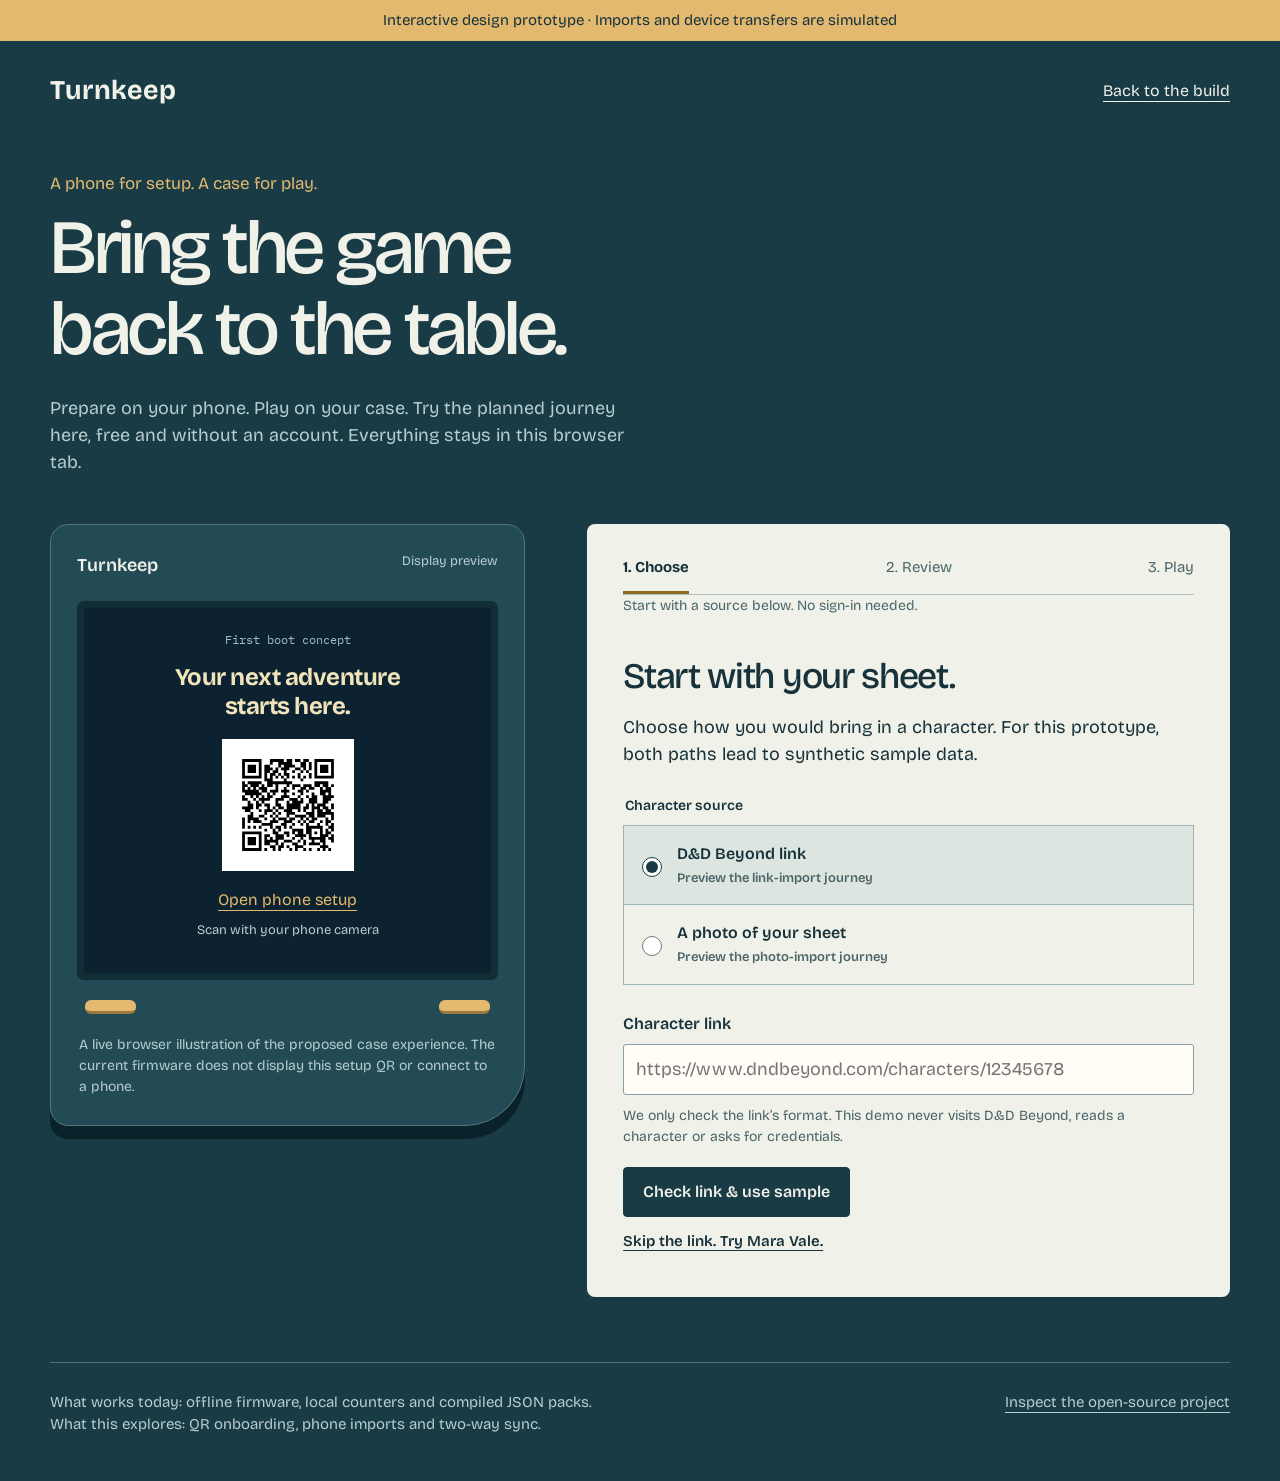
<file: site/setup.html>
<!doctype html>
<html lang="en"><head><meta charset="utf-8"><meta name="viewport" content="width=device-width,initial-scale=1"><meta name="theme-color" content="#183b46"><title>Set up your character · Turnkeep prototype</title><meta name="description" content="Try a local, interactive prototype of Turnkeep phone setup. No account, upload or device connection."><link rel="stylesheet" href="setup.css"><script src="setup.js" defer></script></head>
<body><a class="skip" href="#main">Skip to setup</a><div class="notice">Interactive design prototype · Imports and device transfers are simulated</div><header><a class="wordmark" href="index.html">Turnkeep</a><a href="index.html#build">Back to the build</a></header>
<main id="main"><div class="intro"><p class="eyebrow">A phone for setup. A case for play.</p><h1>Bring the game<br>back to the table.</h1><p>Prepare on your phone. Play on your case. Try the planned journey here, free and without an account. Everything stays in this browser tab.</p></div><div class="workspace"><aside class="case-preview" aria-label="Simulated case display"><div class="case-top"><span>Turnkeep</span><span class="demo-label">Display preview</span></div><div class="display" id="device-start"><span class="screen-kicker">First boot concept</span><h2>Your next adventure<br>starts here.</h2><img class="qr" src="assets/setup-qr.svg" width="132" height="132" alt="QR code to open this prototype on your phone"><a class="screen-link" href="https://tr3v0r86.github.io/turnkeep/setup.html">Open phone setup</a><p>Scan with your phone camera</p></div><div class="display character-display" id="device-character" hidden><p id="device-name">Mara Vale</p><span id="device-class">Elf / Eldritch Knight 4</span><div class="combat"><div><strong id="device-hp">40</strong><small id="device-max">of 40 HP</small></div><div><b id="device-ac">AC 18</b><small>Slots 3 / 3</small><small>Surge 1 / 1</small></div></div><div class="screen-foot">Health <span>KEY next · BOOT open</span></div></div><div class="case-buttons" aria-hidden="true"><span></span><span></span></div><p class="case-caption">A live browser illustration of the proposed case experience. The current firmware does not display this setup QR or connect to a phone.</p></aside>
<div class="flow"><ol class="progress" aria-label="Setup progress"><li aria-current="step">1. Choose</li><li>2. Review</li><li>3. Play</li></ol><p class="status" id="status" role="status" aria-live="polite">Start with a source below. No sign-in needed.</p>
<section id="choose" aria-labelledby="choose-heading"><h2 id="choose-heading" tabindex="-1">Start with your sheet.</h2><p>Choose how you would bring in a character. For this prototype, both paths lead to synthetic sample data.</p><fieldset class="source-choices"><legend>Character source</legend><label><input type="radio" name="source" value="beyond" checked><span>D&amp;D Beyond link<small>Preview the link-import journey</small></span></label><label><input type="radio" name="source" value="photo"><span>A photo of your sheet<small>Preview the photo-import journey</small></span></label></fieldset>
<form id="beyond-form" novalidate><label for="beyond-url">Character link</label><input id="beyond-url" type="url" placeholder="https://www.dndbeyond.com/characters/12345678" autocomplete="off" spellcheck="false" aria-describedby="beyond-help beyond-error"><p class="help" id="beyond-help">We only check the link’s format. This demo never visits D&amp;D Beyond, reads a character or asks for credentials.</p><p class="error" id="beyond-error" aria-live="polite"></p><button type="submit">Check link &amp; use sample</button><button class="text-button" id="sample" type="button">Skip the link. Try Mara Vale.</button></form>
<div id="photo-source" hidden><label for="sheet-photo">Choose a sheet image</label><input id="sheet-photo" type="file" accept="image/jpeg,image/png,image/webp" aria-describedby="photo-help photo-error"><p class="help" id="photo-help">JPEG, PNG or WebP, up to 10 MB. Previewed locally, never uploaded. There is no text recognition in this demo.</p><p class="error" id="photo-error" aria-live="polite"></p><img id="photo-preview" hidden alt="Your selected character sheet, previewed locally"><button id="extract" type="button" disabled>Use sample extraction</button><p class="help">This loads Mara Vale’s synthetic data, not text from your image.</p></div></section>
<section id="review" hidden aria-labelledby="review-heading"><h2 id="review-heading" tabindex="-1">Make it your character.</h2><p id="review-origin" class="sample-note">Synthetic example · Mara Vale</p><p>Check the essentials, then try the simulated transfer. Actions, spells and resource limits remain the sample’s values.</p><form id="review-form" novalidate><div class="fields"><div class="wide"><label for="character-name">Character name</label><input id="character-name" maxlength="40" required aria-describedby="name-help"><small id="name-help">1–40 printable ASCII characters or middle dots.</small></div><div><label for="max-hp">Maximum HP</label><input id="max-hp" type="number" min="1" max="9999" step="1" required inputmode="numeric"></div><div><label for="armor-class">Armor class</label><input id="armor-class" type="number" min="0" max="99" step="1" required inputmode="numeric"></div><div><label for="character-level">Level</label><input id="character-level" type="number" min="1" max="20" step="1" required inputmode="numeric"></div></div><p class="error" id="review-error" aria-live="polite"></p><div class="actions"><button type="submit">Simulate sync to case</button><button id="download-pack" class="secondary" type="button">Download character JSON</button></div><button id="back" class="text-button" type="button">Choose a different source</button></form><p class="help">The downloaded CharacterPack JSON works with the current validator and compile-time generator. It is not a wireless import.</p></section>
<section id="play" hidden aria-labelledby="play-heading"><h2 id="play-heading" tabindex="-1">Ready for the next turn.</h2><p class="sample-note">Simulation complete · No device was connected</p><p>The preview now holds your reviewed character. At the table, the intended experience is offline: your case keeps the counters while your phone stays away.</p><div class="session"><label for="session-hp">Try changing HP during the game</label><input id="session-hp" type="number" min="0" step="1" inputmode="numeric"><p class="error" id="session-error" aria-live="polite"></p><button class="secondary" id="apply-hp" type="button">Update display preview</button></div><h3>When the dice are put away.</h3><p>Try the proposed return trip: export the counters, or review a new level before replacing the character.</p><div class="actions"><button id="export-state" type="button">Simulate after-game sync</button><button id="level-up" class="secondary" type="button">Review a level-up</button></div><p class="help">After-game sync downloads a demo session-state JSON file. It does not update D&amp;D Beyond or any device. Level-up replacement resets the preview to full HP; no class features are recalculated.</p><button class="text-button" id="restart" type="button">Start a new setup</button></section>
<noscript><p>This interactive prototype requires JavaScript. The source and firmware build instructions are available on the main site.</p></noscript></div></div><footer><p>What works today: offline firmware, local counters and compiled JSON packs.<br>What this explores: QR onboarding, phone imports and two-way sync.</p><a href="index.html#source">Inspect the open-source project</a></footer></main></body></html>
</file>
<file: site/art-direction.css>
/* A tabletop drafting mat: original vector marks frame the real CAD object. */
.hero{isolation:isolate;padding-bottom:55px}.hero:before{content:"";position:absolute;z-index:-1;inset:0 -64px;background-image:radial-gradient(#b7cdd022 1px,transparent 1px);background-size:24px 24px;mask-image:linear-gradient(110deg,transparent 8%,black 70%)}
.hero h1{font-size:clamp(88px,14vw,186px);letter-spacing:-.07em;line-height:.95;margin-bottom:24px;font-weight:600}.hero-grid{grid-template-columns:38% 62%;gap:0}.intro h2{font-size:clamp(35px,3.2vw,49px);letter-spacing:-.045em}.intro p{max-width:32ch}.stage{margin:0 -36px 0 8px;position:relative}.stage img{position:relative;width:100%;height:auto;border-radius:0;z-index:1}.product-art{position:absolute;inset:-7% -2% 13%;width:104%;height:94%;overflow:visible;pointer-events:none;color:#e2b96f;opacity:.32}.stage .caption{text-align:left;margin:17px 20px 0;font-size:14px;max-width:65ch}.view-controls{display:flex;gap:0;justify-content:center;flex-wrap:wrap;position:relative;z-index:2;margin-top:8px}.view-controls button{font:15px 'IBM Plex Mono',monospace;color:var(--ivory);background:transparent;border:1px solid #799297;min-height:44px;padding:10px 18px}.view-controls button+button{border-left:0}.view-controls button[aria-pressed=true]{background:var(--brass);color:var(--ink);border-color:var(--brass)}.view-controls button:first-child{border-radius:5px 0 0 5px}.view-controls button:last-child{border-radius:0 5px 5px 0}.view-controls button:hover{box-shadow:inset 0 -3px var(--brass)}
.hero .status{margin-top:42px}.section-head h2{max-width:15ch}.part-visual{border-radius:4px 4px 90px 4px;background:#e0e7e6;position:relative}.part-visual:before{content:"+";position:absolute;top:15px;left:22px;color:#415f67;font:24px monospace}.part-list li{position:relative}.part-list li:before{content:"";display:block;width:32px;height:3px;background:#9e7839;margin-bottom:12px}.count{font-family:inherit;color:#52676a}.light .section-head{position:relative}.light .section-head:after{content:"";position:absolute;width:64px;height:64px;right:0;top:-34px;border:1px solid #789198;transform:rotate(30deg);opacity:.25;pointer-events:none}
#evolution{background:linear-gradient(135deg,#132f39,#1d4148);position:relative}.concept-grid figure{border-top:2px solid #729096;padding-top:20px}.concept-grid img,.round-study img{border-radius:3px 3px 40px 3px}.road-number{font-family:'IBM Plex Mono',monospace;color:#936d30}.roadmap li{transition:background .2s}.roadmap li:hover{background:#e4e9df}.roadmap li:last-child{border-bottom:1px solid #b6c7c9}.road-status{font-family:'IBM Plex Mono',monospace;font-size:13px}
#journal{position:relative;overflow:hidden}#journal:before{content:"Make it yours.";position:absolute;bottom:-50px;left:-15px;white-space:nowrap;font-size:clamp(100px,16vw,230px);line-height:1;font-weight:600;letter-spacing:-.06em;color:#17323b08;pointer-events:none}.journal{position:relative;z-index:1}.journal>div>h2{font-size:clamp(58px,6vw,86px)}.source{border:1px solid #a8bab0;border-radius:3px 3px 32px 3px;background:#e4e9df}.footer .wrap{align-items:center}
@media(max-width:900px){.hero:before{inset:0 -28px}.hero-grid{grid-template-columns:1fr}.stage{margin:12px 0 0}.intro p{max-width:50ch}.intro h2{max-width:18ch}.hero h1{margin-bottom:28px}.hero-grid .stage{grid-row:1}.hero-grid .intro{margin-top:32px}.hero .status{margin-top:32px}.product-art{inset:0 0 15%;width:100%}}
@media(max-width:640px){.hero:before{inset:0 -22px}.hero h1{font-size:clamp(75px,19vw,112px)}.stage{margin:0 -8px}.stage .caption{margin:12px 8px 0}.view-controls button{font-size:13px;padding:9px 13px}.hero-grid .intro{margin-top:30px}.light .section-head:after{display:none}.part-visual{border-radius:3px 3px 55px 3px}.hero .status{font-size:15px}}
@media(prefers-reduced-motion:reduce){.roadmap li{transition:none}}
.screen-row{position:relative;isolation:isolate}.screen-row:after{content:"";position:absolute;z-index:-1;right:-75px;top:-85px;width:380px;height:380px;background:url(assets/tabletop-mark.svg) center/contain no-repeat;opacity:.10;transform:rotate(12deg);pointer-events:none}.screen-copy{position:relative}.screen-copy h2{max-width:12ch}@media(max-width:640px){.screen-row:after{right:-20px;top:200px;width:230px;height:230px;opacity:.09}}
.stage img{border-radius:100px 8px 60px 8px}.product-art{z-index:2;opacity:.2}.view-controls{z-index:3}@media(max-width:640px){.stage img{border-radius:44px 4px 28px 4px}}
/* Keep the decorative die inside its section, including its rotated corners. */
.screen-row{overflow:clip}

/* A parts bench connects the two paid options to the free maker route. */
#get-turnkeep{background:var(--deep)}.kit-layout{margin:0 0 44px}.kit-layout img{display:block;width:100%;height:auto;border:1px solid #45616a;border-radius:4px 4px 42px 4px}.kit-layout figcaption{font-size:14px;color:var(--muted);max-width:90ch;margin-top:16px}.build-options{display:grid;grid-template-columns:repeat(3,minmax(0,1fr));gap:36px}.build-options article{border-top:2px solid var(--brass);padding-top:20px}.build-options h3{font-size:30px;line-height:1.15;margin:18px 0}.build-options p{color:var(--muted)}.option-status{font-size:14px;color:var(--brass)}@media(max-width:800px){.build-options{grid-template-columns:1fr;gap:32px}.kit-layout{margin-bottom:32px}.kit-layout img{border-radius:4px 4px 20px 4px}}
/* Phone layouts prioritize the product and actions; technical depth stays one tap away. */
.mobile-fold>summary{cursor:pointer;min-height:48px;padding:14px 0;font-size:16px;font-weight:600}
@media(min-width:641px){.mobile-fold>summary{display:none}.mobile-menu{display:contents}}
@media(max-width:640px){
 body{font-size:16px;line-height:1.5}.wrap{padding-inline:20px}.proposal{font-size:11px;padding:7px 20px;text-align:center}.section{padding:38px 0}
 header{display:flex;align-items:center;justify-content:space-between;padding:12px 0;gap:12px;position:relative}.mark{font-size:22px}.mark span{width:18px;height:18px;margin-right:8px}
 .mobile-menu>summary{padding:12px 8px;font-size:14px}.mobile-menu nav{position:absolute;top:100%;right:0;left:0;z-index:10;background:var(--deep);border:1px solid #52717b;padding:12px 18px;margin:0;display:grid;grid-template-columns:1fr 1fr;gap:0 16px;box-shadow:0 16px 25px #0004}.mobile-menu nav a{font-size:15px;min-height:44px}
 .hero{padding:8px 0 28px}.hero h1{font-size:clamp(44px,12vw,60px);letter-spacing:-.045em;line-height:1.1;margin:4px 0 12px}.hero:before{inset:0 -20px}.stage{margin:0}.stage img{border-radius:24px 4px 24px 4px}.stage .caption{font-size:11px;line-height:1.4;margin:8px 0 0}.view-controls{margin-top:6px}.view-controls button{font-size:12px;min-height:44px;padding:8px 14px}.product-art{display:none}
 .hero-grid .intro{margin-top:22px}.intro h2{font-size:28px;letter-spacing:-.8px;line-height:1.12;max-width:none;margin-bottom:12px}.intro p{margin:10px 0;max-width:none}.actions{gap:8px 14px;margin-top:18px}.button{font-size:15px;min-height:46px;padding:11px 17px}.quiet{font-size:14px}.intro .caption{font-size:12px}.hero .status{margin-top:22px;padding-top:14px;font-size:13px}.status strong{margin-bottom:4px}
 .section h2,.journal>div>h2{font-size:28px;line-height:1.15;letter-spacing:-.7px;max-width:none;margin-bottom:12px;text-wrap:balance}.section h2 br{display:none}.section h2 br:after{content:' '}.section-head{margin-bottom:22px}.section-head p{font-size:15px}.section h3,.guide-grid h3,.journal h3,.source h3,.build-options h3,.roadmap h3{font-size:21px;line-height:1.2;letter-spacing:-.3px}.caption,.current,.pending,.preview-note,.count{font-size:12px}.explore-grid,.guide-grid,.journal{gap:20px}.part-visual{padding:8px;border-radius:4px 4px 30px 4px}.mobile-fold{border-block:1px solid #7c949755}.mobile-fold[open]>summary{margin-bottom:12px}.part-list li{padding:15px 0}.part-list li:before{display:none}.part-list .count{display:none}.part-list h3{font-size:19px}.part-list p{font-size:14px}.build-appendix{margin-top:22px}.build-appendix summary{font-size:16px;padding:15px 0}.screen-row{padding:0;gap:24px}.screen{max-width:330px;margin:auto;padding:16px 12px;border-width:6px;border-radius:16px;box-shadow:0 10px 0 #112e38}.screen-copy h2{max-width:none}.screen-copy p{margin:12px 0}.screen-copy .caption{font-size:12px}.setup-invite{padding:20px;border-radius:8px}.qr-frame{display:none}.setup-invite>p:not(.caption){display:none}.setup-invite h3{margin-bottom:14px}.setup-invite .caption{margin-bottom:0;font-size:12px}.steps{padding-left:19px}.steps li{padding:0 0 14px 5px}.steps strong{font-size:17px}.steps p{font-size:14px;margin-top:5px}
 .subnav{margin:12px 0 20px;gap:0 18px}.subnav a{font-size:13px}.facts div{grid-template-columns:1fr 1.1fr;gap:10px;padding:10px 0;font-size:14px}.mono{font-size:13px}.note{padding:16px;margin-top:18px;font-size:14px}.file-choice{margin:22px 0}.file-choice article,.file-choice article+article{padding:20px 0}.file-choice p{font-size:14px}.files-table tr{padding:12px 0}.files-table td{font-size:14px}.license-row{padding-top:18px;gap:12px}.license-row p{font-size:12px}.concept-grid{gap:24px}.concept-grid h3,.round-study h3{font-size:21px;margin:16px 0 8px}.concept-grid p,.round-study p{font-size:14px}.round-study{margin:30px 0 20px}.roadmap li{padding:16px 0;gap:8px 12px;grid-template-columns:24px 1fr}.road-number{font-size:16px}.roadmap h3{font-size:19px;margin-bottom:6px}.roadmap p{font-size:13px;line-height:1.45}.road-status{font-size:11px;padding:0}.kit-layout{margin-bottom:24px}.kit-layout figcaption{font-size:12px}.build-options{gap:22px}.build-options article{padding-top:14px}.build-options h3{margin:10px 0}.build-options p{font-size:14px;margin:10px 0}.option-status{font-size:12px}.source{padding:18px;margin-top:22px}.source p{font-size:14px}.journal article{padding:16px 0}.journal time{font-size:12px}.journal article p{font-size:14px}.footer{padding:25px 0}.footer .wrap{gap:12px}.footer p{font-size:12px}
}

@media(max-width:640px){.view-controls{display:grid;grid-template-columns:repeat(4,minmax(0,1fr));width:100%}.view-controls button{padding:8px 3px;font-size:11px;white-space:nowrap}}
</file>
<file: site/setup.css>
@font-face{font-family:Bricolage;src:url(assets/bricolage.ttf);font-weight:100 900;font-display:swap}@font-face{font-family:Plex;src:url(assets/mono.ttf);font-display:swap}:root{--felt:#183b46;--deep:#102a33;--ivory:#f0f1e8;--brass:#e2b96f;--ink:#17323b;--muted:#b7cdd0}*{box-sizing:border-box}[hidden]{display:none!important}body{margin:0;background:var(--felt);color:var(--ivory);font:18px/1.5 Bricolage,sans-serif}a{color:inherit;text-underline-offset:5px}button,input{font:inherit}button,a,input{touch-action:manipulation}button{cursor:pointer}button:disabled{opacity:.5;cursor:not-allowed}button,a,input:focus-visible{outline-offset:4px}:focus-visible{outline:3px solid #ba7717;outline-offset:4px}.skip{position:absolute;top:-80px;left:15px;padding:10px;background:var(--ivory);color:var(--ink)}.skip:focus{top:12px;z-index:4}.notice{background:var(--brass);color:var(--ink);padding:9px 22px;text-align:center;font-size:15px}header,main{max-width:1320px;margin:auto;padding:0 50px}header{display:flex;justify-content:space-between;align-items:center;padding-top:28px;padding-bottom:28px;gap:20px}header a{font-size:16px;min-height:44px;display:flex;align-items:center}.wordmark{font-weight:700;font-size:27px;text-decoration:none}.intro{padding:30px 0 48px}.eyebrow{color:var(--brass);margin:0 0 12px;font-size:17px}h1{font-size:clamp(46px,6vw,80px);font-weight:500;letter-spacing:-.045em;line-height:1.06;margin:0 0 24px}.intro>p:last-child{max-width:580px;color:var(--muted);margin:0}.workspace{display:grid;grid-template-columns:.85fr 1.15fr;gap:62px;align-items:start}.case-preview{position:sticky;top:32px;padding:27px 26px 0;background:#234b56;border:1px solid #53757b;border-radius:18px 18px 60px 18px;box-shadow:0 13px 0 #0a232b}.case-top{display:flex;justify-content:space-between;gap:12px;font-weight:600;padding-bottom:22px}.demo-label{color:var(--muted);font-size:13px;font-weight:400}.display{background:#0c2230;border:7px solid #112d36;padding:23px;color:#f1e3ba;border-radius:7px;min-height:350px;display:flex;flex-direction:column;align-items:center;text-align:center}.screen-kicker{font-family:Plex,monospace;font-size:12px;color:#9fbfc4}.display h2{font-size:24px;line-height:1.2;margin:14px 0 19px;letter-spacing:-.5px}.qr{background:white;padding:9px;width:132px;height:132px}.screen-link{font-size:16px;margin-top:17px;color:var(--brass)}.display>p:last-child{font-size:13px;color:var(--muted);margin:9px 0}.case-buttons{display:flex;justify-content:space-between;margin:20px 8px}.case-buttons span{width:51px;height:14px;background:var(--brass);border-radius:6px;border-bottom:3px solid #9e793c}.case-caption{font-size:14px;color:var(--muted);margin:0 2px;padding:0 0 28px}.flow{background:var(--ivory);color:var(--ink);padding:32px 36px;border-radius:8px}.progress{display:flex;justify-content:space-between;gap:12px;padding:0;margin:0;list-style:none;font-size:15px;border-bottom:1px solid #adc0bf}.progress li{padding-bottom:13px;color:#4b6569}.progress [aria-current]{color:var(--ink);border-bottom:3px solid #8f691f;font-weight:700}.status{font-size:14px;color:#48656b;min-height:42px;margin:18px 0}.flow h2{font-size:36px;line-height:1.13;letter-spacing:-1.3px;font-weight:500;margin:0 0 16px}.flow p{margin:0 0 20px}.flow .help,.fields small{font-size:14px;color:#496368;line-height:1.5;margin:10px 0 20px}.flow .error{font-size:15px;color:#972d20;margin:8px 0 16px}.error:empty{display:none}.source-choices{padding:0;margin:27px 0;border:0}.source-choices legend{font-size:14px;font-weight:600;margin-bottom:9px}.source-choices label{display:flex;gap:12px;align-items:center;border:1px solid #9eb4b6;padding:16px 13px;margin:0;cursor:pointer}.source-choices label+label{border-top:0}.source-choices label:has(:checked){background:#dce5df}.source-choices input{width:20px;height:20px;flex-shrink:0;accent-color:var(--felt)}.source-choices small{display:block;font-size:13px;color:#4d6468;margin-top:3px}label{display:block;font-size:16px;font-weight:600;margin:0 0 8px}input:not([type=radio]){border:1px solid #87a2a7;border-radius:3px;width:100%;min-height:48px;padding:11px 12px;background:#fffdf6;color:var(--ink)}input[aria-invalid=true]{border:2px solid #972d20}input[type=file]{font-size:14px;padding:12px}button{min-height:48px;padding:12px 19px;border:1px solid var(--felt);border-radius:4px;background:var(--felt);color:var(--ivory);font-size:16px;font-weight:600}.secondary{background:transparent;color:var(--ink)}.text-button{display:block;background:transparent;border:0;color:var(--ink);text-decoration:underline;text-underline-offset:4px;padding:12px 0;font-size:15px}.actions{display:flex;flex-wrap:wrap;gap:12px;margin-top:25px}.fields{display:grid;grid-template-columns:1fr 1fr;gap:20px;margin-top:28px}.fields .wide{grid-column:1/-1}.fields small{display:block;margin:6px 0 0}.flow .sample-note{color:#65501e;background:#e7dfc8;padding:12px 14px;font-size:14px}.flow h3{font-weight:500;font-size:26px;line-height:1.2;margin:30px 0 14px}.session{border-block:1px solid #b6c7c9;padding:22px 0;margin-top:28px}.session input{max-width:180px;display:block;margin-bottom:12px}#photo-preview{max-width:100%;max-height:260px;object-fit:contain;display:block;margin:0 auto 24px}.character-display{min-height:260px;align-items:stretch;text-align:left;padding:18px 13px}.character-display>p:first-child{font-size:22px;line-height:1.2;margin:0;color:#f1e3ba;overflow-wrap:anywhere}.character-display>span{font:11px Plex,monospace;color:#67c4d1;margin-top:7px}.combat{display:flex;justify-content:space-between;gap:16px;align-items:center;padding:24px 0}.combat strong{font-size:64px;line-height:1;font-weight:600;letter-spacing:-3px;overflow-wrap:anywhere}.combat small{display:block;font-size:14px;color:#b1becb}.combat b{color:var(--brass);font-size:25px;white-space:nowrap}.screen-foot{font-size:19px;border-top:1px solid #42586d;padding-top:12px;display:flex;justify-content:space-between;gap:9px}.screen-foot span{font-size:10px;align-self:center;color:#b1becb}footer{border-top:1px solid #52717b;margin-top:65px;padding:28px 0 45px;display:flex;justify-content:space-between;gap:25px;font-size:15px;color:var(--muted)}footer p{margin:0}footer a{white-space:nowrap}@media(max-width:1000px){header,main{padding-left:28px;padding-right:28px}.workspace{gap:30px;grid-template-columns:.8fr 1.2fr}.case-preview{padding:19px 16px 0}.flow{padding:28px 23px}.case-top{display:block}.demo-label{display:block;margin-top:4px}.display{padding:19px 10px}.combat strong{font-size:48px}.combat b{font-size:20px}}@media(max-width:720px){.intro{padding-top:12px;padding-bottom:32px}.workspace{grid-template-columns:1fr}.case-preview{position:static;max-width:430px;width:100%;margin:auto}.case-top{display:flex}.display{min-height:300px}.character-display{min-height:230px}.case-caption{padding-bottom:18px}.flow{padding:26px 22px}.flow h2{font-size:32px}.combat strong{font-size:64px}.combat b{font-size:26px}header,main{padding-left:20px;padding-right:20px}footer{display:block}footer p{margin-bottom:18px}.notice{text-align:left;font-size:14px}header{padding-block:19px}.intro br{display:none}h1{max-width:500px}.actions button{width:100%}}@media(prefers-reduced-motion:reduce){*{scroll-behavior:auto!important}}
</file>
